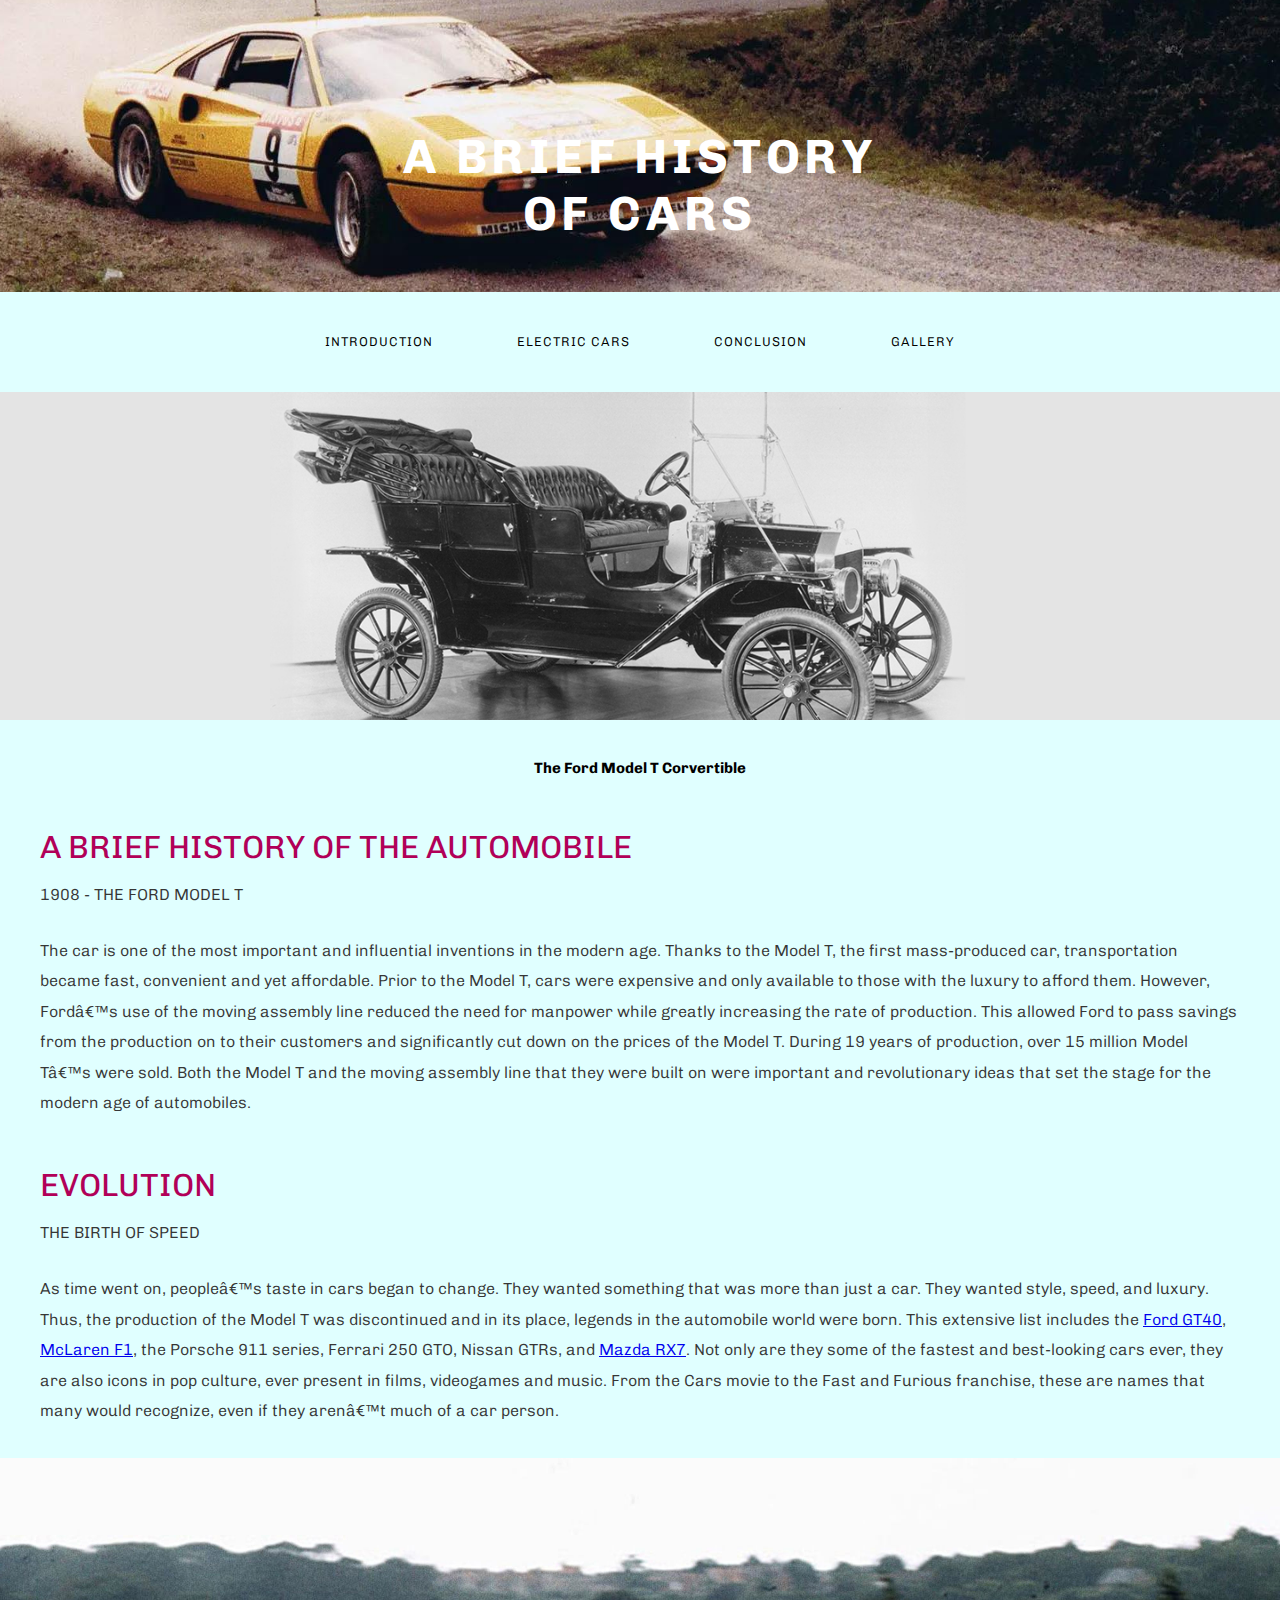
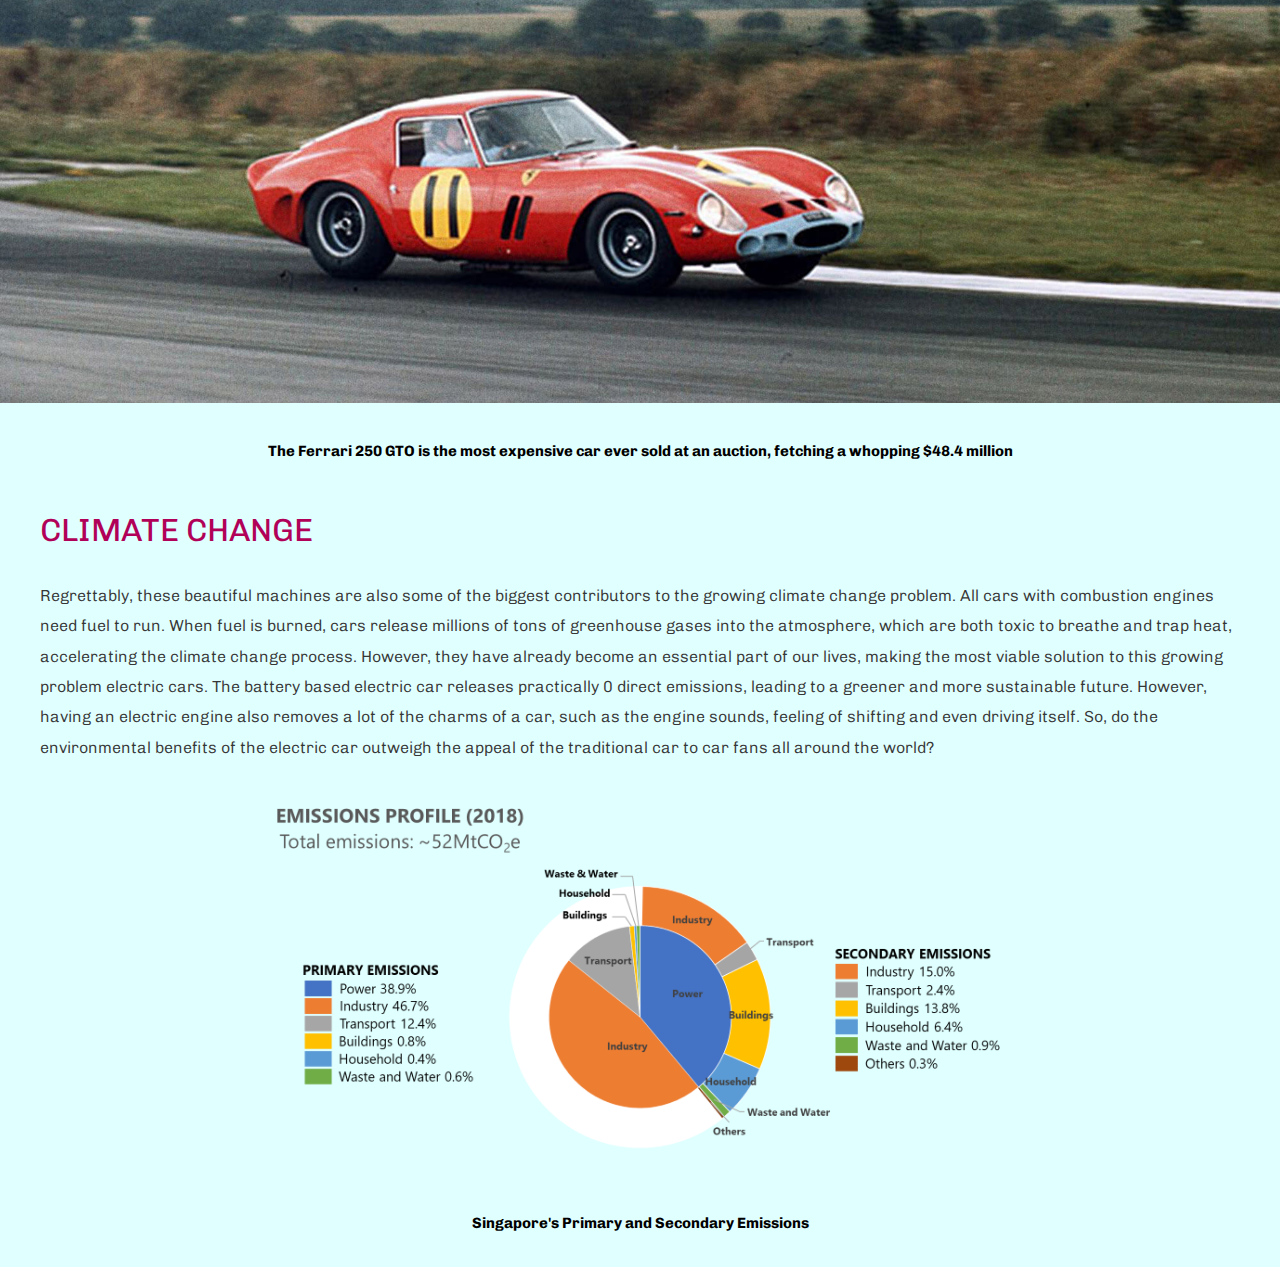
<file: index.html>
<!DOCTYPE html PUBLIC "-//W3C//DTD XHTML 1.0 Strict//EN" "http://www.w3.org/TR/xhtml1/DTD/xhtml1-strict.dtd">
<!--
This is a website about Electric cars and their role in the future
-->
<html xmlns="http://www.w3.org/1999/xhtml">
	<head>
		<meta content="text/html; charset=utf-8" />
		<title>Electric Vehicles - The Future of Transportation?</title>
		<link href="http://fonts.googleapis.com/css?family=Chivo:400,900" rel="stylesheet" />
		<link href="default.css" rel="stylesheet" type="text/css" media="all" />
		<link href="fonts.css" rel="stylesheet" type="text/css" media="all" />
		<link rel="icon" type="image/png" href="favicon-32x32.png" sizes="32x32" />
		
	<!--[if IE 6]>
	<link href="default_ie6.css" rel="stylesheet" type="text/css" />
	<![endif]-->
	</head>
<!--Introduce the website title -->
	<body>
	<div id="wrapper">
		<div id="header-wrapper">
			<div id="header" class="container">
				<div id="logo">
					<!-- First heading/ Title of the webpage-->
					<h1><a href="#">A Brief History of Cars</a></h1>
					<p></p>
				</div>
			</div>
		</div>
		<!-- This is the navigation bar-->
		<div id="menu-wrapper">
			<div id="menu" class="container">
				<ul>
				<!-- Buttons to redirect to another page-->
					<li class="current_page_item"><a href="index.html">Introduction</a></li>
					<li><a href="electricPage.html">Electric Cars</a></li>
					<!-- <li><a href="comparisonPage.html">Comparison</a></li> -->
					<li><a href="conclusionPage.html">Conclusion</a></li>
					<li><a href="gallery.html">Gallery</a></li>

		</div>
		<div class="row">
		  <div class="cars">
			<img src="images/modelt.jpg" alt="models" width="100%" height="100%"/>
			<h6>The Ford Model T Corvertible</h6>
		 </div>
		</div>
		
				<!--Introduction -->
		<div id="page" class="container">
				<!-- Title -->
				<div class="title">
					<h2>A Brief History of the Automobile</h2>
					<br/>
					<!-- Sub-heading -->
					<span>1908 - The Ford Model T</span> 
				</div>	
					<p>
						The car is one of the most important and influential inventions in the modern age. Thanks to the Model T, the first mass-produced car, transportation became fast, convenient and yet affordable. Prior to the Model T, cars were expensive and only available to those with the luxury to afford them. However, Ford’s use of the moving assembly line reduced the need for manpower while greatly increasing the rate of production. This allowed Ford to pass savings from the production on to their customers and significantly cut down on the prices of the Model T. During 19 years of production, over 15 million Model T’s were sold. Both the Model T and the moving assembly line that they were built on were important and revolutionary ideas that set the stage for the modern age of automobiles. 

				

					</p>


		</div>
		<!-- Evolution -->
		<div id="page" class="container">
				<!-- Title -->
				<div class="title">
					<h2>Evolution</h2>
					<br/>
					<!-- Sub-heading -->
					<span>The birth of speed</span> 
				</div>	
					<p>
						As time went on, people’s taste in cars began to change. They wanted something that was more than just a car. They wanted style, speed, and luxury. Thus, the production of the Model T was discontinued and in its place, legends in the automobile world were born. This extensive list includes the <a href="gt40.html">Ford GT40</a>, <a href="f1.html">McLaren F1</a>, the Porsche 911 series, Ferrari 250 GTO, Nissan GTRs, and <a href="rx7.html">Mazda RX7</a>. Not only are they some of the fastest and best-looking cars ever, they are also icons in pop culture, ever present in films, videogames and music. From the Cars movie to the Fast and Furious franchise, these are names that many would recognize, even if they aren’t much of a car person. 

				
					</p>
		</div>
		<div class="row">
		  <div class=cars">
			<img src="images/250gto.jpg" alt="250gto" width="100%" height="100%"/>
			<h6>The Ferrari 250 GTO is the most expensive car ever sold at an auction, fetching a whopping $48.4 million</h6>
		 </div>
		</div>

		</div>
		<!-- Climate Change -->
		<div id="page" class="container">
				<!-- Title -->
				<div class="title">
					<h2>Climate Change</h2>
				</div>	
					<p>
						Regrettably, these beautiful machines are also some of the biggest contributors to the growing climate change problem. All cars with combustion engines need fuel to run. When fuel is burned, cars release millions of tons of greenhouse gases into the atmosphere, which are both toxic to breathe and trap heat, accelerating the climate change process. However, they have already become an essential part of our lives, making the most viable solution to this growing problem electric cars. The battery based electric car releases practically 0 direct emissions, leading to a greener and more sustainable future. However, having an electric engine also removes a lot of the charms of a car, such as the engine sounds, feeling of shifting and even driving itself. So, do the environmental benefits of the electric car outweigh the appeal of the traditional car to car fans all around the world? 

				
					</p>
		</div>
		<div class="row">
		  <div class="cars">
			<img src="images/emissions.png" alt="emissions" class="center"/>
			<h6>Singapore's Primary and Secondary Emissions</h6>
		 </div>
		</div>



		</div>
		
	</body>
</html>
</file>
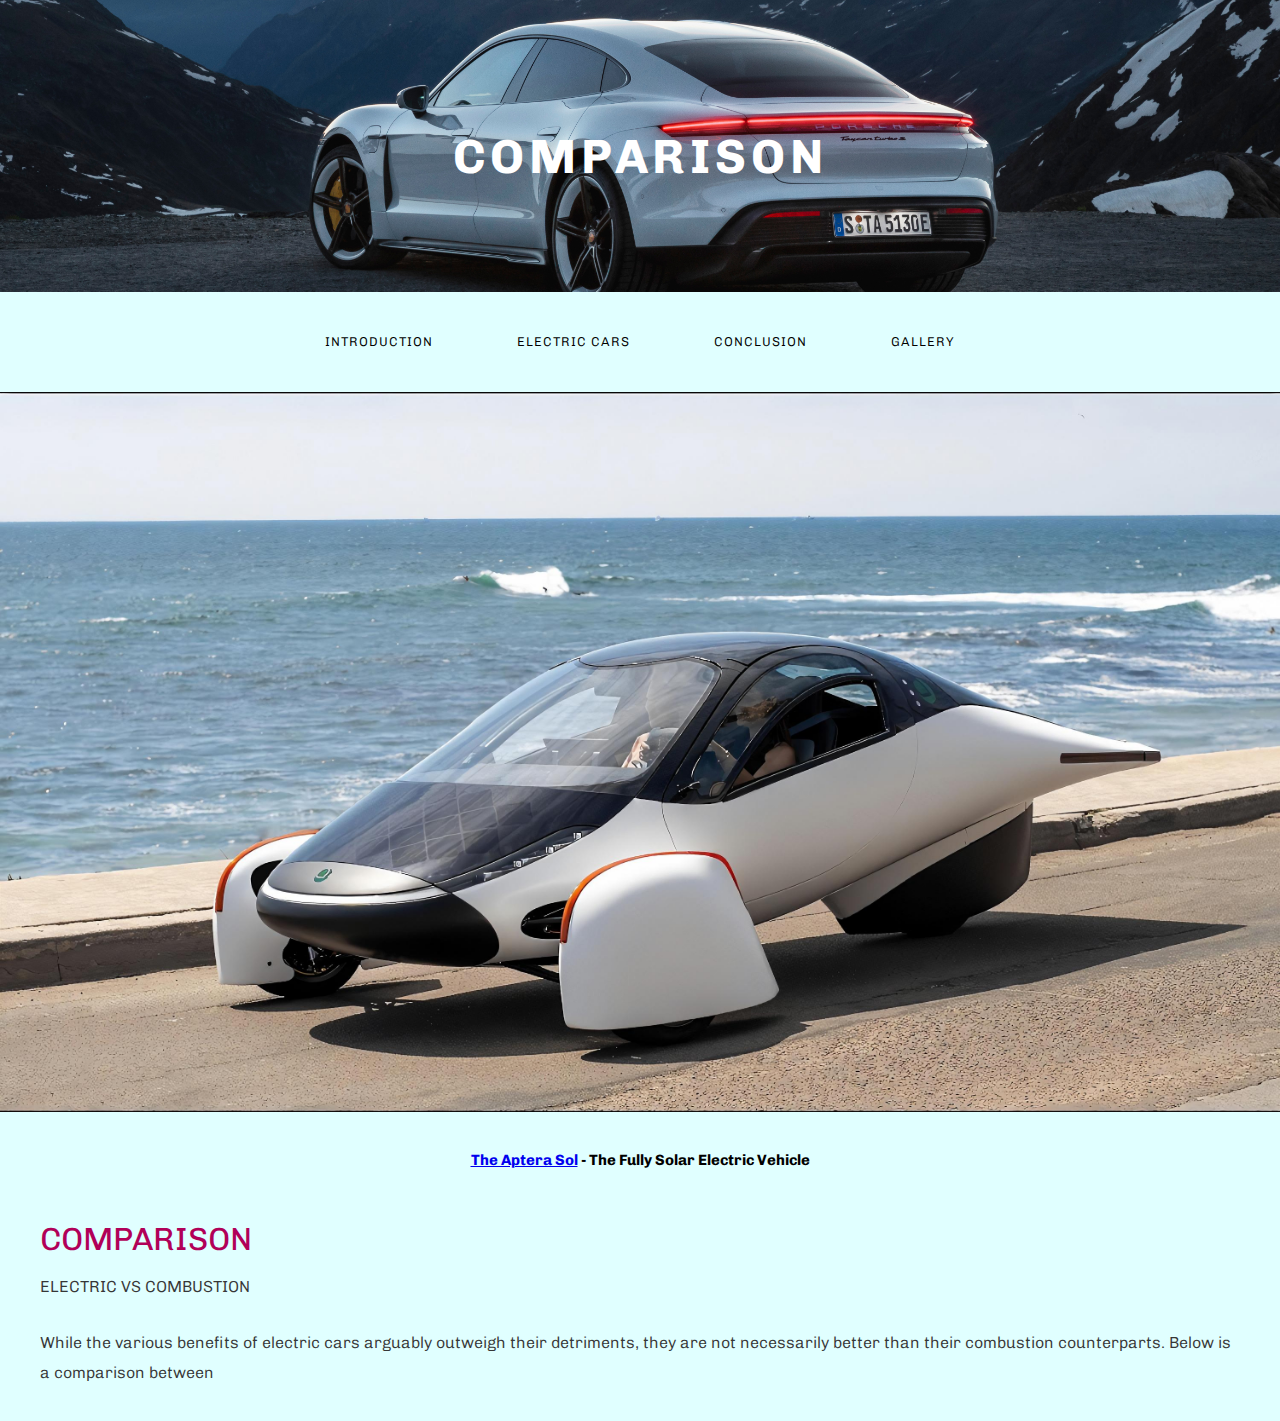
<file: comparisonPage.html>
<!DOCTYPE html PUBLIC "-//W3C//DTD XHTML 1.0 Strict//EN" "http://www.w3.org/TR/xhtml1/DTD/xhtml1-strict.dtd">
<!--
This is a website about Electric cars and their role in the future
-->
<html xmlns="http://www.w3.org/1999/xhtml">
	<head>
		<meta content="text/html; charset=utf-8" />
		<title>Electric Vehicles - The Future of Transportation?</title>
		<link href="http://fonts.googleapis.com/css?family=Chivo:400,900" rel="stylesheet" />
		<link href="comparisonPage.css" rel="stylesheet" type="text/css" media="all" />
		<link href="fonts.css" rel="stylesheet" type="text/css" media="all" />
		<link rel="icon" type="image/png" href="favicon-32x32.png" sizes="32x32" />
		
	<!--[if IE 6]>
	<link href="default_ie6.css" rel="stylesheet" type="text/css" />
	<![endif]-->
	</head>
<!--Introduce the website title -->
	<body>
	<div id="wrapper">
		<div id="header-wrapper">
			<div id="header" class="container">
				<div id="logo">
					<!-- First heading/ Title of the webpage-->
					<h1><a href="#">Comparison</a></h1>
					<p></p>
				</div>
			</div>
		</div>
		<!-- This is the navigation bar-->
		<div id="menu-wrapper">
			<div id="menu" class="container">
				<ul>
				<!-- Buttons to redirect to another page-->
					<li class="current_page_item"><a href="index.html">Introduction</a></li>
					<li><a href="electricPage.html">Electric Cars</a></li>
					<!-- <li><a href="comparisonPage.html">Comparison</a></li> -->
					<li><a href="conclusionPage.html">Conclusion</a></li>
					<li><a href="gallery.html">Gallery</a></li>

		</div>
		<div class="row">
		  <div class="cars">
			<img src="images/electriccars.jpg" alt="electricians" width="100%" height="100%"/>
			<h6><a href="https://www.aptera.us" target="_blank">The Aptera Sol<a> - The Fully Solar Electric Vehicle</h6>
		 </div>
		</div>
		
				<!--Introduction -->
		<div id="page" class="container">
				<!-- Title -->
				<div class="title">
					<h2>Comparison</h2>
					<br/>
					<!-- Sub-heading -->
					<span>Electric vs Combustion</span> 
				</div>	
					<p>
						While the various benefits of electric cars arguably outweigh their detriments, they are not necessarily better than their combustion counterparts. Below is a comparison between 
				

					</p>


		
		
	</body>
</html>
</file>
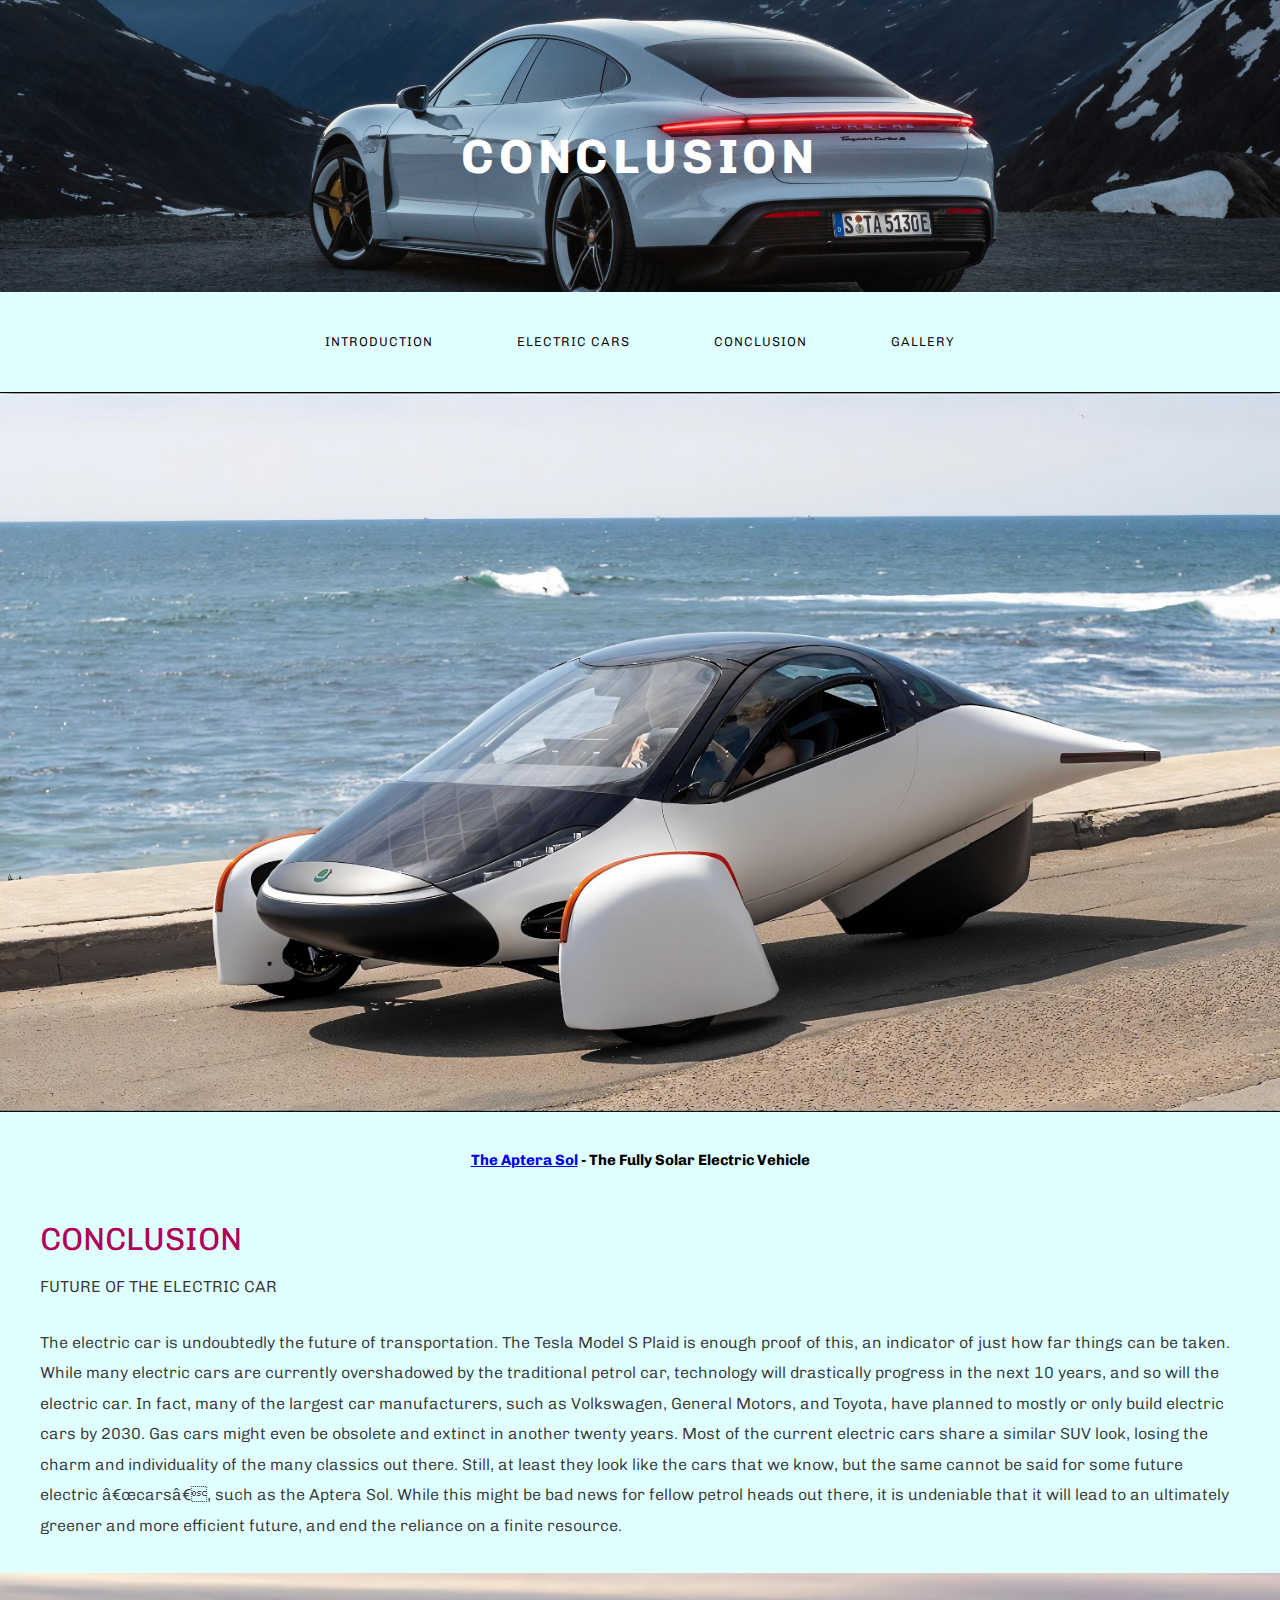
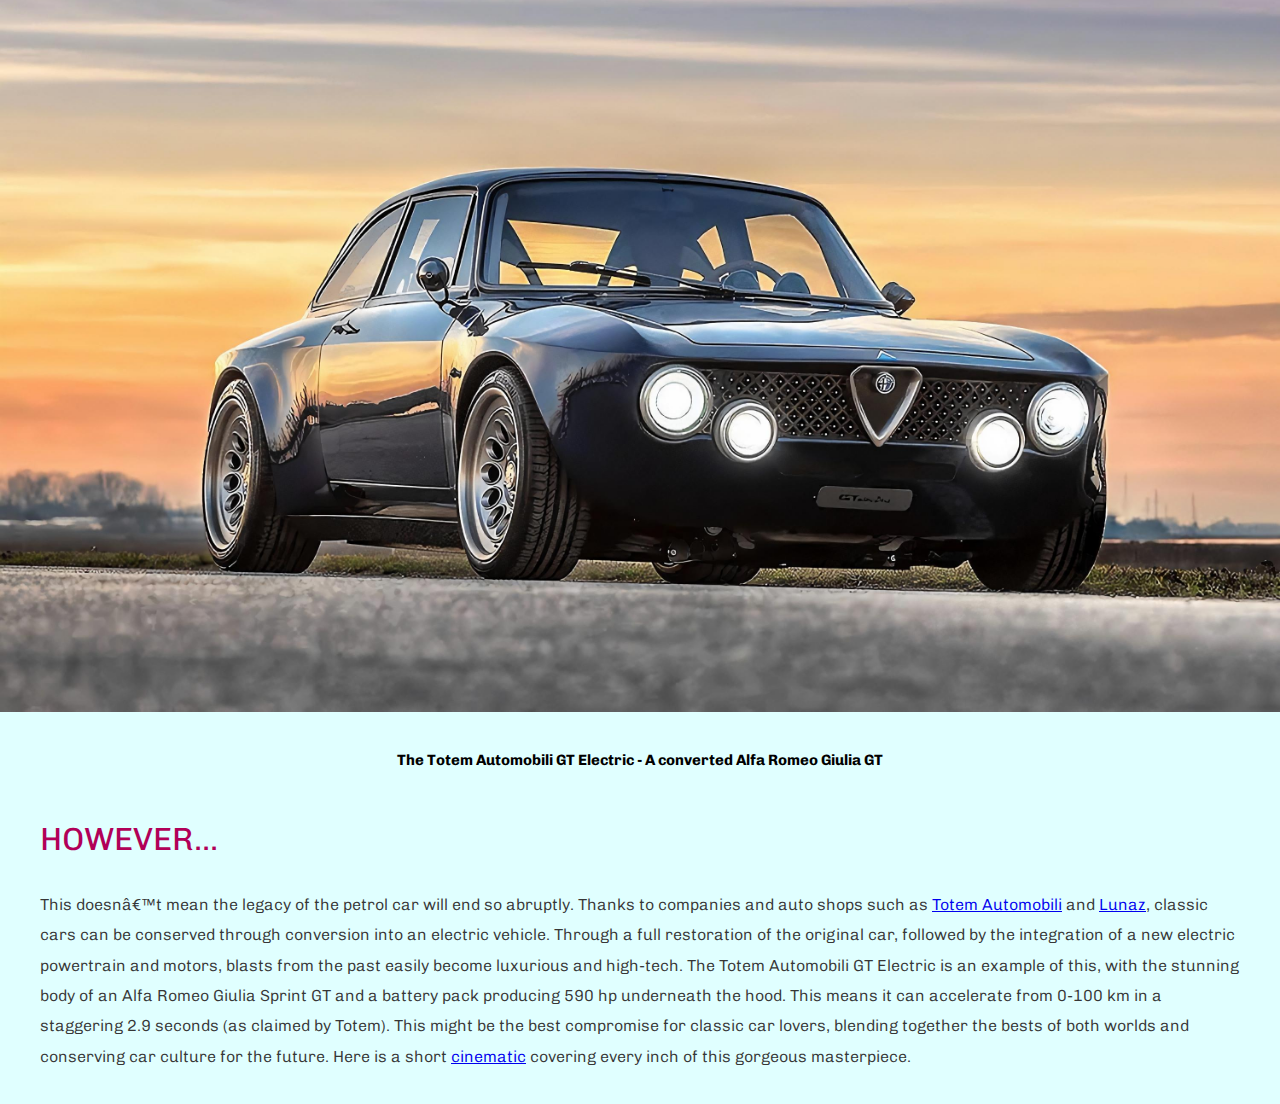
<file: conclusionPage.html>
<!DOCTYPE html PUBLIC "-//W3C//DTD XHTML 1.0 Strict//EN" "http://www.w3.org/TR/xhtml1/DTD/xhtml1-strict.dtd">
<!--
This is a website about Electric cars and their role in the future
-->
<html xmlns="http://www.w3.org/1999/xhtml">
	<head>
		<meta content="text/html; charset=utf-8" />
		<title>Electric Vehicles - The Future of Transportation?</title>
		<link href="http://fonts.googleapis.com/css?family=Chivo:400,900" rel="stylesheet" />
		<link href="conclusionPage.css" rel="stylesheet" type="text/css" media="all" />
		<link href="fonts.css" rel="stylesheet" type="text/css" media="all" />
		<link rel="icon" type="image/png" href="favicon-32x32.png" sizes="32x32" />
		
	<!--[if IE 6]>
	<link href="default_ie6.css" rel="stylesheet" type="text/css" />
	<![endif]-->
	</head>
<!--Introduce the website title -->
	<body>
	<div id="wrapper">
		<div id="header-wrapper">
			<div id="header" class="container">
				<div id="logo">
					<!-- First heading/ Title of the webpage-->
					<h1><a href="#">Conclusion</a></h1>
					<p></p>
				</div>
			</div>
		</div>
		<!-- This is the navigation bar-->
		<div id="menu-wrapper">
			<div id="menu" class="container">
				<ul>
				<!-- Buttons to redirect to another page-->
					<li class="current_page_item"><a href="index.html">Introduction</a></li>
					<li><a href="electricPage.html">Electric Cars</a></li>
					<!-- <li><a href="comparisonPage.html">Comparison</a></li> -->
					<li><a href="conclusionPage.html">Conclusion</a></li>
					<li><a href="gallery.html">Gallery</a></li>

		</div>
		<div class="row">
		  <div class="cars">
			<img src="images/electriccars.jpg" alt="electricians" width="100%" height="100%"/>
			<h6><a href="https://www.aptera.us" target="_blank">The Aptera Sol<a> - The Fully Solar Electric Vehicle</h6>
		 </div>
		</div>
		
				<!--Introduction -->
		<div id="page" class="container">
				<!-- Title -->
				<div class="title">
					<h2>Conclusion</h2>
					<br/>
					<!-- Sub-heading -->
					<span>Future of the Electric Car</span> 
				</div>	
					<p>
						The electric car is undoubtedly the future of transportation. The Tesla Model S Plaid is enough proof of this, an indicator of just how far things can be taken. While many electric cars are currently overshadowed by the traditional petrol car, technology will drastically progress in the next 10 years, and so will the electric car. In fact, many of the largest car manufacturers, such as Volkswagen, General Motors, and Toyota, have planned to mostly or only build electric cars by 2030. Gas cars might even be obsolete and extinct in another twenty years. Most of the current electric cars share a similar SUV look, losing the charm and individuality of the many classics out there. Still, at least they look like the cars that we know, but the same cannot be said for some future electric “cars”, such as the Aptera Sol. While this might be bad news for fellow petrol heads out there, it is undeniable that it will lead to an ultimately greener and more efficient future, and end the reliance on a finite resource. 
				

					</p>

		</div>
		<div class="row">
		  <div class="cars">
			<img src="images/giulia.jpg" alt="giulia" width="100%" height="100%"/>
			<h6>The Totem Automobili GT Electric - A converted Alfa Romeo Giulia GT</h6>
		 </div>
		</div>


		<div id="page" class="container">
				<!-- Title -->
				<div class="title">
					<h2>However...</h2>

				</div>	
					<p>
						This doesn’t mean the legacy of the petrol car will end so abruptly. Thanks to companies and auto shops such as <a href="https://www.totemautomobili.com" target="_blank">Totem Automobili</a> and <a href="https://lunaz.design" target="_blank">Lunaz</a>, classic cars can be conserved through conversion into an electric vehicle. Through a full restoration of the original car, followed by the integration of a new electric powertrain and motors, blasts from the past easily become luxurious and high-tech. The Totem Automobili GT Electric is an example of this, with the stunning body of an Alfa Romeo Giulia Sprint GT and a battery pack producing 590 hp underneath the hood. This means it can accelerate from 0-100 km in a staggering 2.9 seconds (as claimed by Totem). This might be the best compromise for classic car lovers, blending together the bests of both worlds and conserving car culture for the future. Here is a short <a href="https://www.youtube.com/watch?v=vmHd1A6eOXk" target="_blank">cinematic</a> covering every inch of this gorgeous masterpiece.

				

					</p>
		
		
	</body>
</html>
</file>
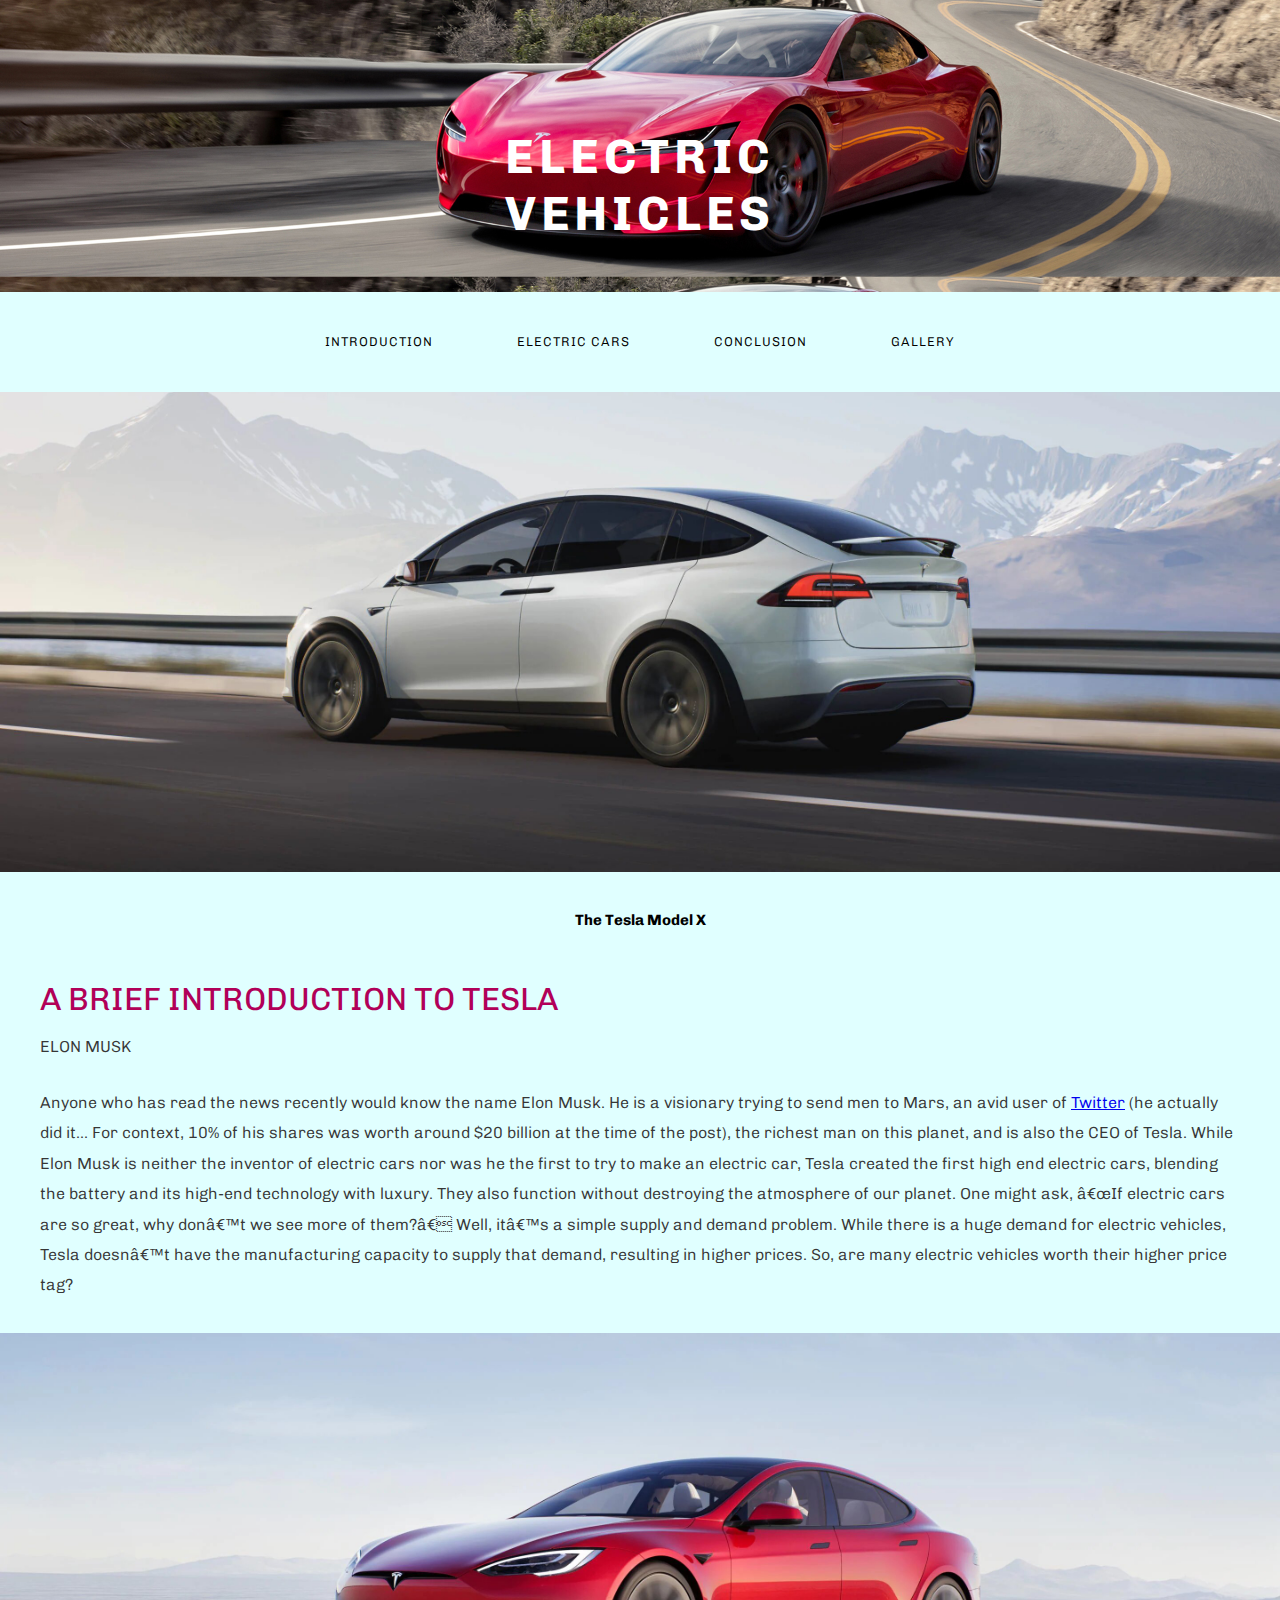
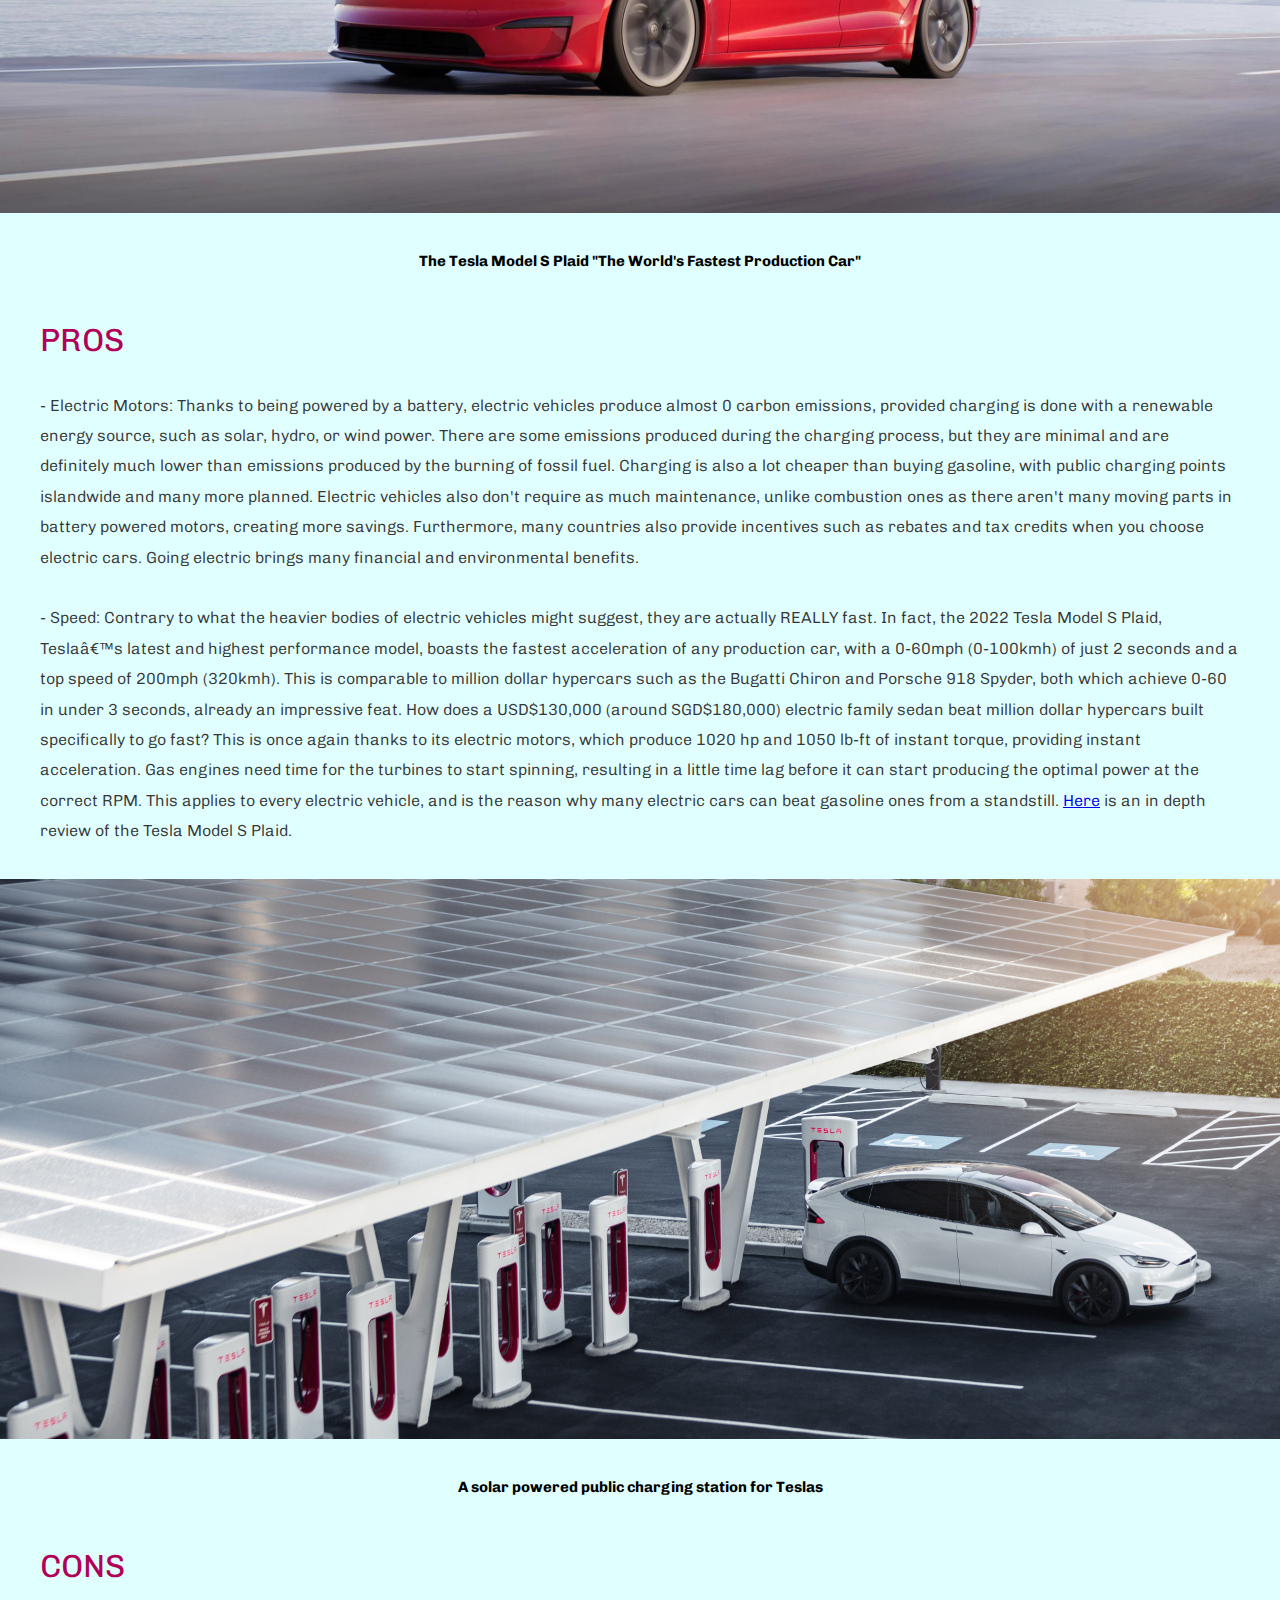
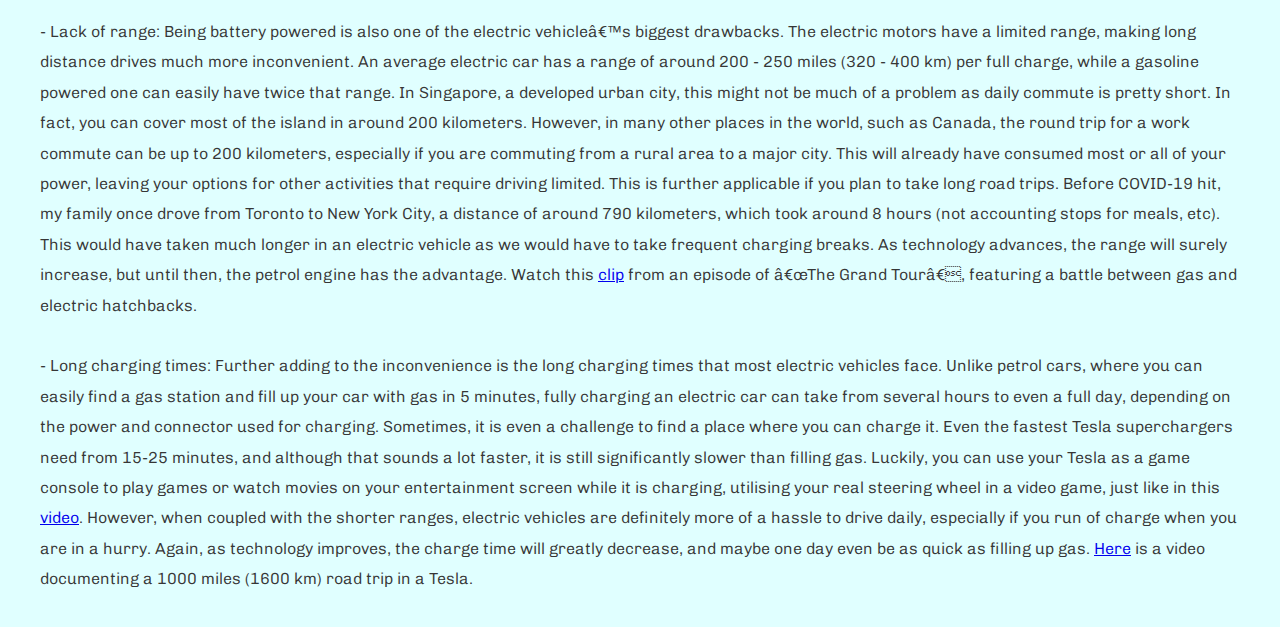
<file: electricPage.html>
<!DOCTYPE html PUBLIC "-//W3C//DTD XHTML 1.0 Strict//EN" "http://www.w3.org/TR/xhtml1/DTD/xhtml1-strict.dtd">
<!--
This is a website about Electric cars and their role in the future
-->
<html xmlns="http://www.w3.org/1999/xhtml">
	<head>
		<meta content="text/html; charset=utf-8" />
		<title>Electric Vehicles - The Future of Transportation?</title>
		<link href="http://fonts.googleapis.com/css?family=Chivo:400,900" rel="stylesheet" />
		<link href="electric.css" rel="stylesheet" type="text/css" media="all" />
		<link href="fonts.css" rel="stylesheet" type="text/css" media="all" />
		<link rel="icon" type="image/png" href="favicon-32x32.png" sizes="32x32" />
		
	<!--[if IE 6]>
	<link href="default_ie6.css" rel="stylesheet" type="text/css" />
	<![endif]-->
	</head>
<!--Introduce the website title -->
	<body>
	<div id="wrapper">
		<div id="header-wrapper">
			<div id="header" class="container">
				<div id="logo">
					<!-- First heading/ Title of the webpage-->
					<h1><a href="#">Electric Vehicles</a></h1>
					<p></p>
				</div>
			</div>
		</div>
		<!-- This is the navigation bar-->
		<div id="menu-wrapper">
			<div id="menu" class="container">
				<ul>
				<!-- Buttons to redirect to another page-->
					<li class="current_page_item"><a href="index.html">Introduction</a></li>
					<li><a href="electricPage.html">Electric Cars</a></li>
					<!-- <li><a href="comparisonPage.html">Comparison</a></li> -->
					<li><a href="conclusionPage.html">Conclusion</a></li>
					<li><a href="gallery.html">Gallery</a></li>

		</div>
		<div class="row">
		  <div class=cars">
			<img src="images/modelx.jpg" alt="modelx" width="100%" height="100%"/>
			<h6>The Tesla Model X</h6>
		 </div>
		</div>
		
				<!--Introduction -->
		<div id="page" class="container">
				<!-- Title -->
				<div class="title">
					<h2>A Brief Introduction to Tesla</h2>
					<br/>
					<!-- Sub-heading -->
					<span>Elon Musk</span> 
				</div>	
					<p>
						Anyone who has read the news recently would know the name Elon Musk. He is a visionary trying to send men to Mars, an avid user of <a href="twitter.html">Twitter</a> (he actually did it... For context, 10% of his shares was worth around $20 billion at the time of the post), the richest man on this planet, and is also the CEO of Tesla. While Elon Musk is neither the inventor of electric cars nor was he the first to try to make an electric car, Tesla created the first high end electric cars, blending the battery and its high-end technology with luxury. They also function without destroying the atmosphere of our planet. One might ask, “If electric cars are so great, why don’t we see more of them?” Well, it’s a simple supply and demand problem. While there is a huge demand for electric vehicles, Tesla doesn’t have the manufacturing capacity to supply that demand, resulting in higher prices. So, are many electric vehicles worth their higher price tag?

					</p>

		</div>
		<div class="row">
		  <div class=cars">
			<img src="images/models.jpg" alt="models" width="100%" height="100%"/>
			<h6>The Tesla Model S Plaid "The World's Fastest Production Car"</h6>
		 </div>
		</div>
		
				<!--Pros -->
		<div id="page" class="container">
				<!-- Title -->
				<div class="title">
					<h2>Pros</h2>
				</div>	
					<p>
				-  Electric Motors: Thanks to being powered by a battery, electric vehicles produce almost 0 carbon emissions, provided charging is done with a renewable energy source, such as solar, hydro, or wind power. There are some emissions produced during the charging process, but they are minimal and are definitely much lower than emissions produced by the burning of fossil fuel. Charging is also a lot cheaper than buying gasoline, with public charging points islandwide and many more planned. Electric vehicles also don't require as much maintenance, unlike combustion ones as there aren't many moving parts in battery powered motors, creating more savings. Furthermore, many countries also provide incentives such as rebates and tax credits when you choose electric cars. Going electric brings many financial and environmental benefits. 
<br> 
<br>
				-  Speed: Contrary to what the heavier bodies of electric vehicles might suggest, they are actually REALLY fast. In fact, the 2022 Tesla Model S Plaid, Tesla’s latest and highest performance model, boasts the fastest acceleration of any production car, with a 0-60mph (0-100kmh) of just 2 seconds and a top speed of 200mph (320kmh). This is comparable to million dollar hypercars such as the Bugatti Chiron and Porsche 918 Spyder, both which achieve 0-60 in under 3 seconds, already an impressive feat. How does a USD$130,000 (around SGD$180,000) electric family sedan beat million dollar hypercars built specifically to go fast? This is once again thanks to its electric motors, which produce 1020 hp and 1050 lb-ft of instant torque, providing instant acceleration. Gas engines need time for the turbines to start spinning, resulting in a little time lag before it can start producing the optimal power at the correct RPM. This applies to every electric vehicle, and is the reason why many electric cars can beat gasoline ones from a standstill. <a href="https://youtu.be/qen0ZlZM0ZA" target="_blank">Here</a> is an in depth review of the Tesla Model S Plaid. 

 
  
					</p>
		</div>
		<div class="row">
		  <div class=cars">
			<img src="images/charging.jpg" alt="models" width="100%" height="100%"/>
			<h6>A solar powered public charging station for Teslas</h6>
		 </div>
		</div>
		
				<!--Cons -->
		<div id="page" class="container">
				<!-- Title -->
				<div class="title">
					<h2>Cons</h2>
				</div>	
					<p>
				-  Lack of range: Being battery powered is also one of the electric vehicle’s biggest drawbacks. The electric motors have a limited range, making long distance drives much more inconvenient. An average electric car has a range of around 200 - 250 miles (320 - 400 km) per full charge, while a gasoline powered one can easily have twice that range. In Singapore, a developed urban city, this might not be much of a problem as daily commute is pretty short. In fact, you can cover most of the island in around 200 kilometers. However, in many other places in the world, such as Canada, the round trip for a work commute can be up to 200 kilometers, especially if you are commuting from a rural area to a major city. This will already have consumed most or all of your power, leaving your options for other activities that require driving limited. This is further applicable if you plan to take long road trips. Before COVID-19 hit, my family once drove from Toronto to New York City, a distance of around 790 kilometers, which took around 8 hours (not accounting stops for meals, etc). This would have taken much longer in an electric vehicle as we would have to take frequent charging breaks. As technology advances, the range will surely increase, but until then, the petrol engine has the advantage. Watch this <a href="https://www.youtube.com/watch?v=2mGBOIMvv_M" target="_blank">clip</a> from an episode of “The Grand Tour”, featuring a battle between gas and electric hatchbacks. 

<br> 
<br>
				- Long charging times: Further adding to the inconvenience is the long charging times that most electric vehicles face. Unlike petrol cars, where you can easily find a gas station and fill up your car with gas in 5 minutes, fully charging an electric car can take from several hours to even a full day, depending on the power and connector used for charging. Sometimes, it is even a challenge to find a place where you can charge it. Even the fastest Tesla superchargers need from 15-25 minutes, and although that sounds a lot faster, it is still significantly slower than filling gas. Luckily, you can use your Tesla as a game console to play games or watch movies on your entertainment screen while it is charging, utilising your real steering wheel in a video game, just like in this <a href="https://www.youtube.com/watch?v=-SoZKXlsJG8" target="_blank">video</a>. However, when coupled with the shorter ranges, electric vehicles are definitely more of a hassle to drive daily, especially if you run of charge when you are in a hurry. Again, as technology improves, the charge time will greatly decrease, and maybe one day even be as quick as filling up gas. <a href="https://www.youtube.com/watch?v=SAoFCW2INHQ" target="_blank">Here</a> is a video documenting a 1000 miles (1600 km) road trip in a Tesla. 

 
  
					</p>
		
	</body>
</html>
</file>
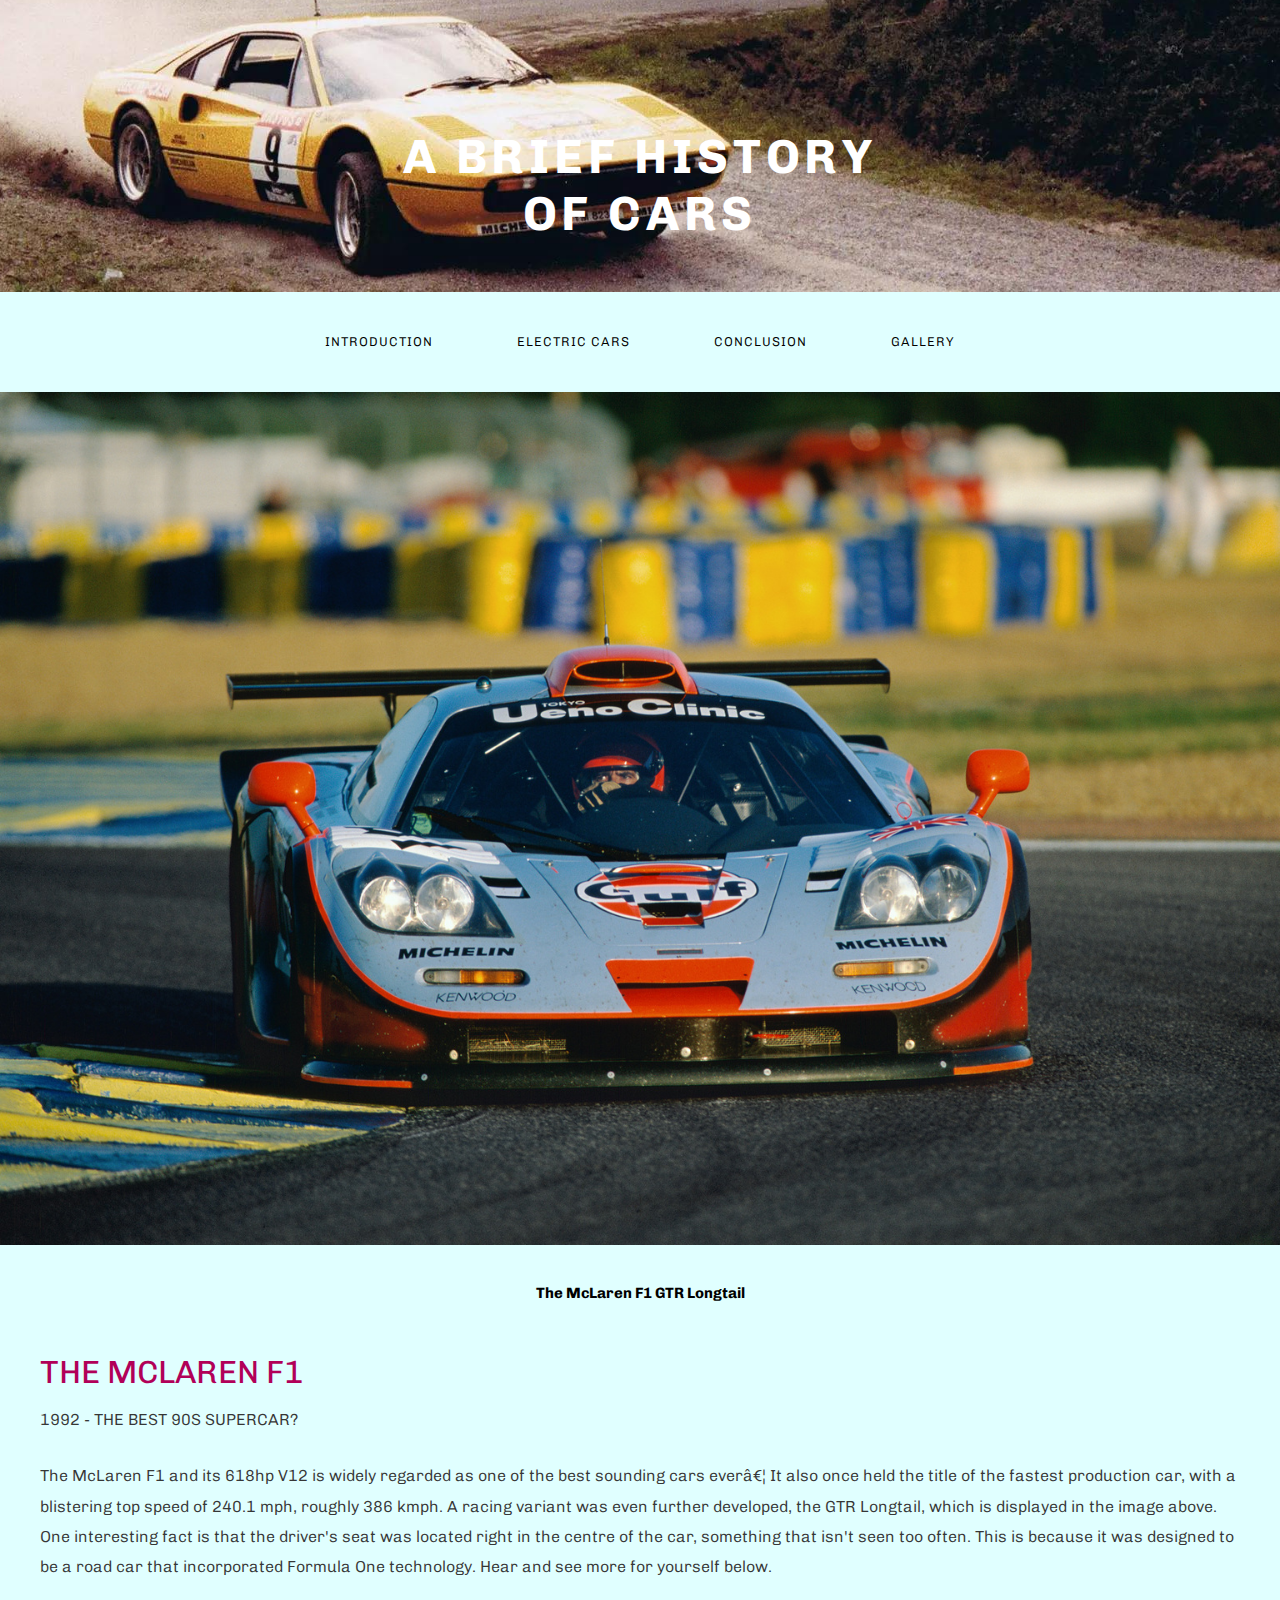
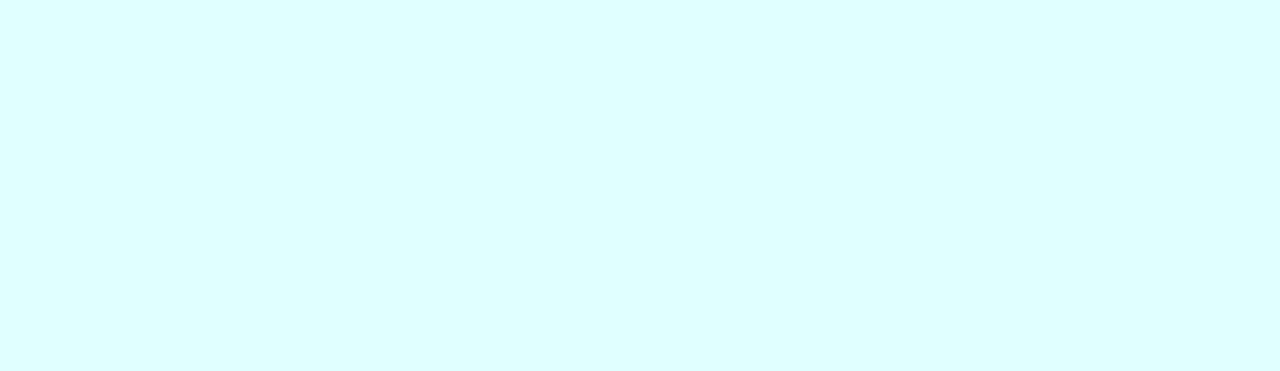
<file: f1.html>
<!DOCTYPE html PUBLIC "-//W3C//DTD XHTML 1.0 Strict//EN" "http://www.w3.org/TR/xhtml1/DTD/xhtml1-strict.dtd">
<!--
This is a website about Electric cars and their role in the future
-->
<html xmlns="http://www.w3.org/1999/xhtml">
	<head>
		<meta content="text/html; charset=utf-8" />
		<title>Electric Vehicles - The Future of Transportation?</title>
		<link href="http://fonts.googleapis.com/css?family=Chivo:400,900" rel="stylesheet" />
		<link href="default.css" rel="stylesheet" type="text/css" media="all" />
		<link href="fonts.css" rel="stylesheet" type="text/css" media="all" />
		<link rel="icon" type="image/png" href="favicon-32x32.png" sizes="32x32" />
		
	<!--[if IE 6]>
	<link href="default_ie6.css" rel="stylesheet" type="text/css" />
	<![endif]-->
	</head>
<!--Introduce the website title -->
	<body>
	<div id="wrapper">
		<div id="header-wrapper">
			<div id="header" class="container">
				<div id="logo">
					<!-- First heading/ Title of the webpage-->
					<h1><a href="#">A Brief History of Cars</a></h1>
					<p></p>
				</div>
			</div>
		</div>
		<!-- This is the navigation bar-->
		<div id="menu-wrapper">
			<div id="menu" class="container">
				<ul>
				<!-- Buttons to redirect to another page-->
					<li class="current_page_item"><a href="index.html">Introduction</a></li>
					<li><a href="electricPage.html">Electric Cars</a></li>

					<li><a href="conclusionPage.html">Conclusion</a></li>
					<li><a href="gallery.html">Gallery</a></li>

		</div>
		<div class="row">
		  <div class=cars">
			<img src="images/f1.jpg" alt="f1" width="100%" height="100%"/>
			<h6>The McLaren F1 GTR Longtail</h6>
		 </div>
		</div>
		
				<!--Introduction -->
		<div id="page" class="container">
				<!-- Title -->
				<div class="title">
					<h2>The McLaren F1</h2>
					<br/>
					<!-- Sub-heading -->
					<span>1992 - The Best 90s Supercar?</span> 
				</div>	
					<p>
						The McLaren F1 and its 618hp V12 is widely regarded as one of the best sounding cars ever… It also once held the title of the fastest production car, with a blistering top speed of 240.1 mph, roughly 386 kmph. A racing variant was even further developed, the GTR Longtail, which is displayed in the image above. One interesting fact is that the driver's seat was located right in the centre of the car, something that isn't seen too often. This is because it was designed to be a road car that incorporated Formula One technology. Hear and see more for yourself below.
				
<br>
<br>

<iframe width="560" height="315" src="https://www.youtube.com/embed/rb03dK0nBf0" title="YouTube video player" frameborder="0" allow="accelerometer; autoplay; clipboard-write; encrypted-media; gyroscope; picture-in-picture" allowfullscreen></iframe>
					</p>
		</div>
		
	</body>
</html>
</file>
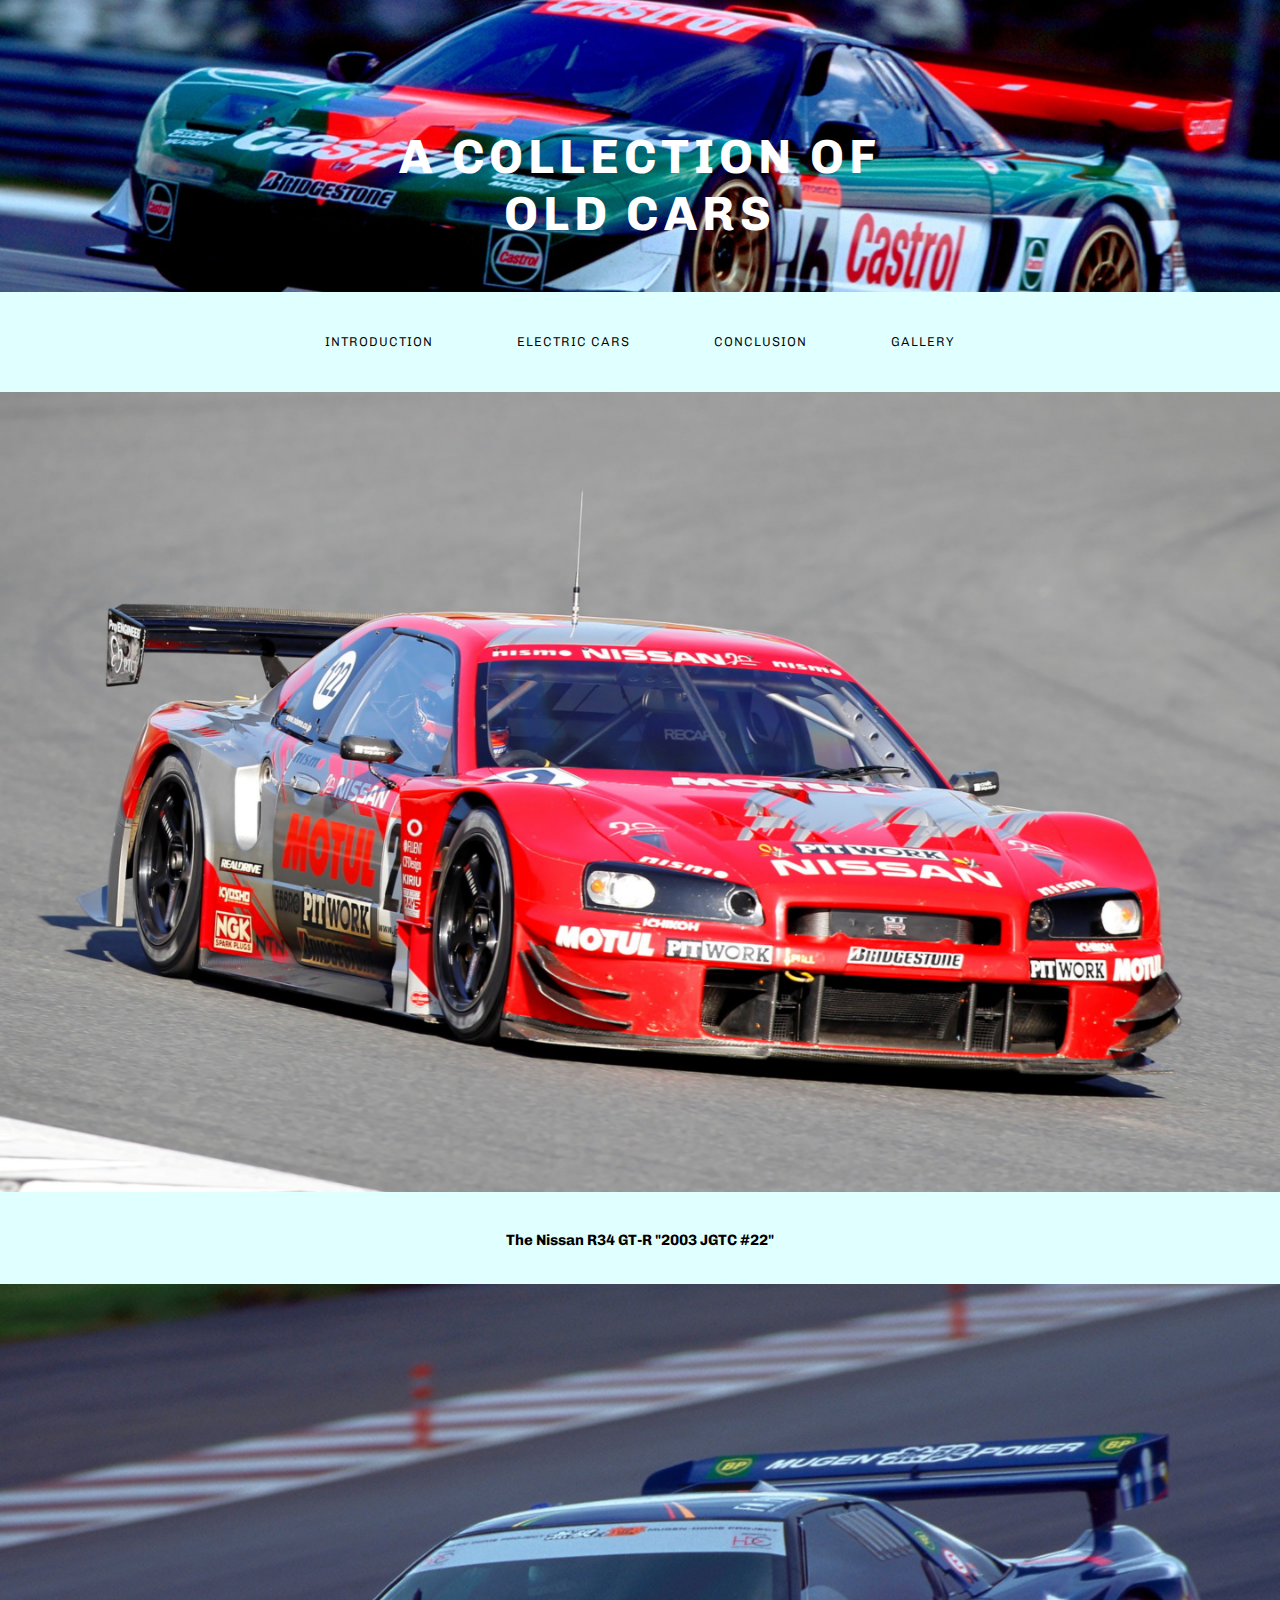
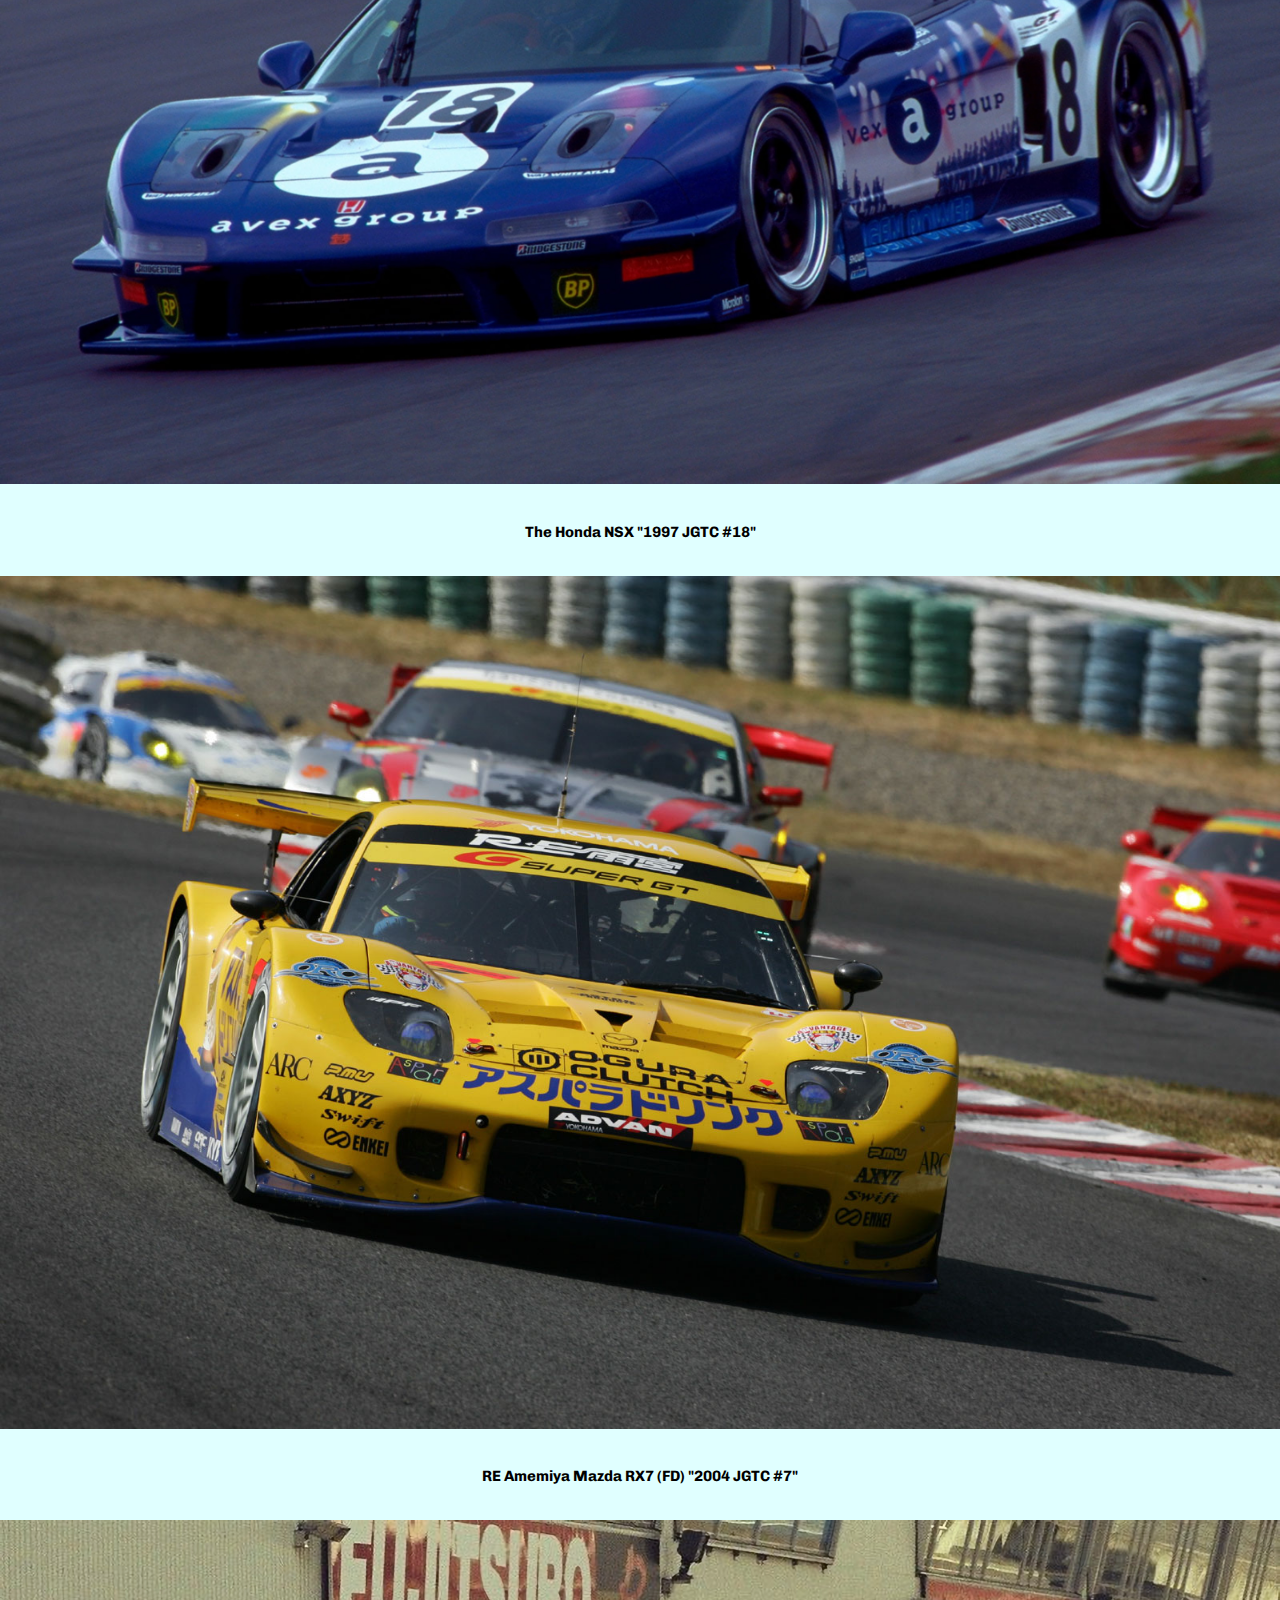
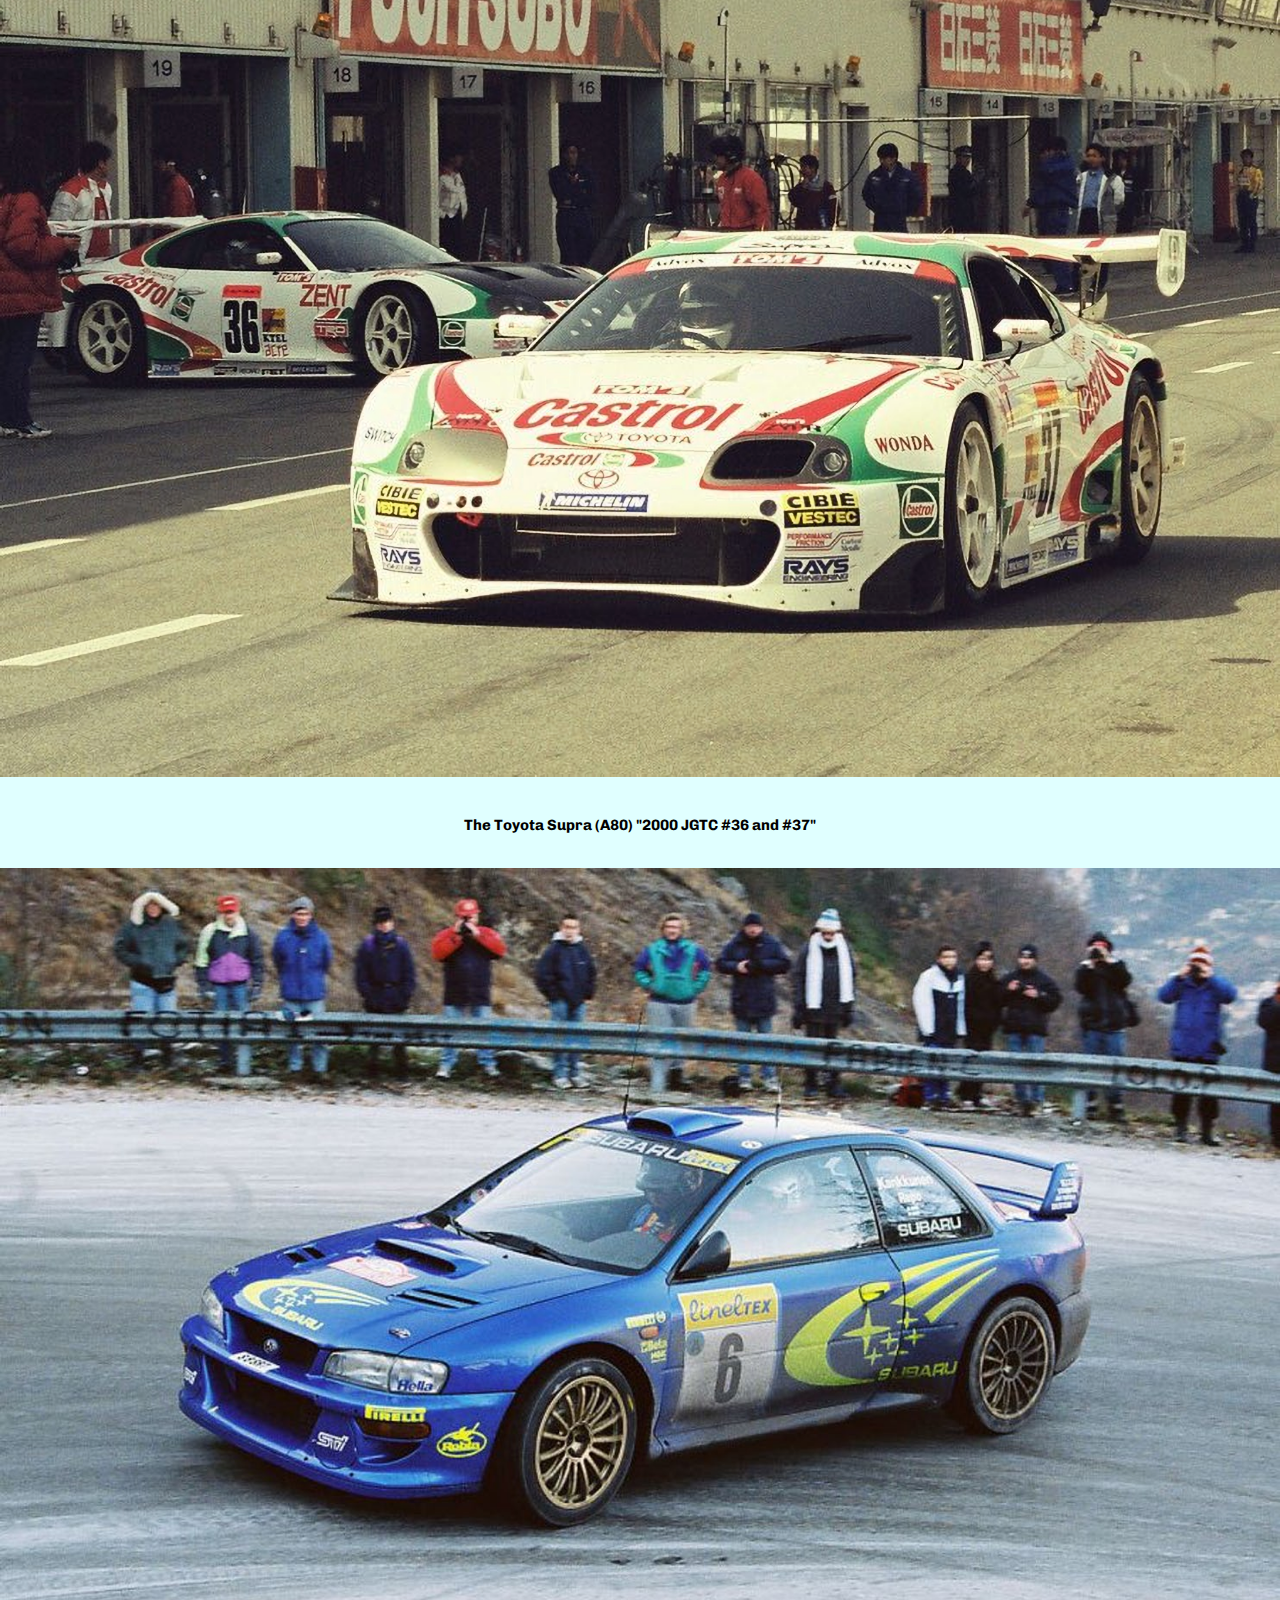
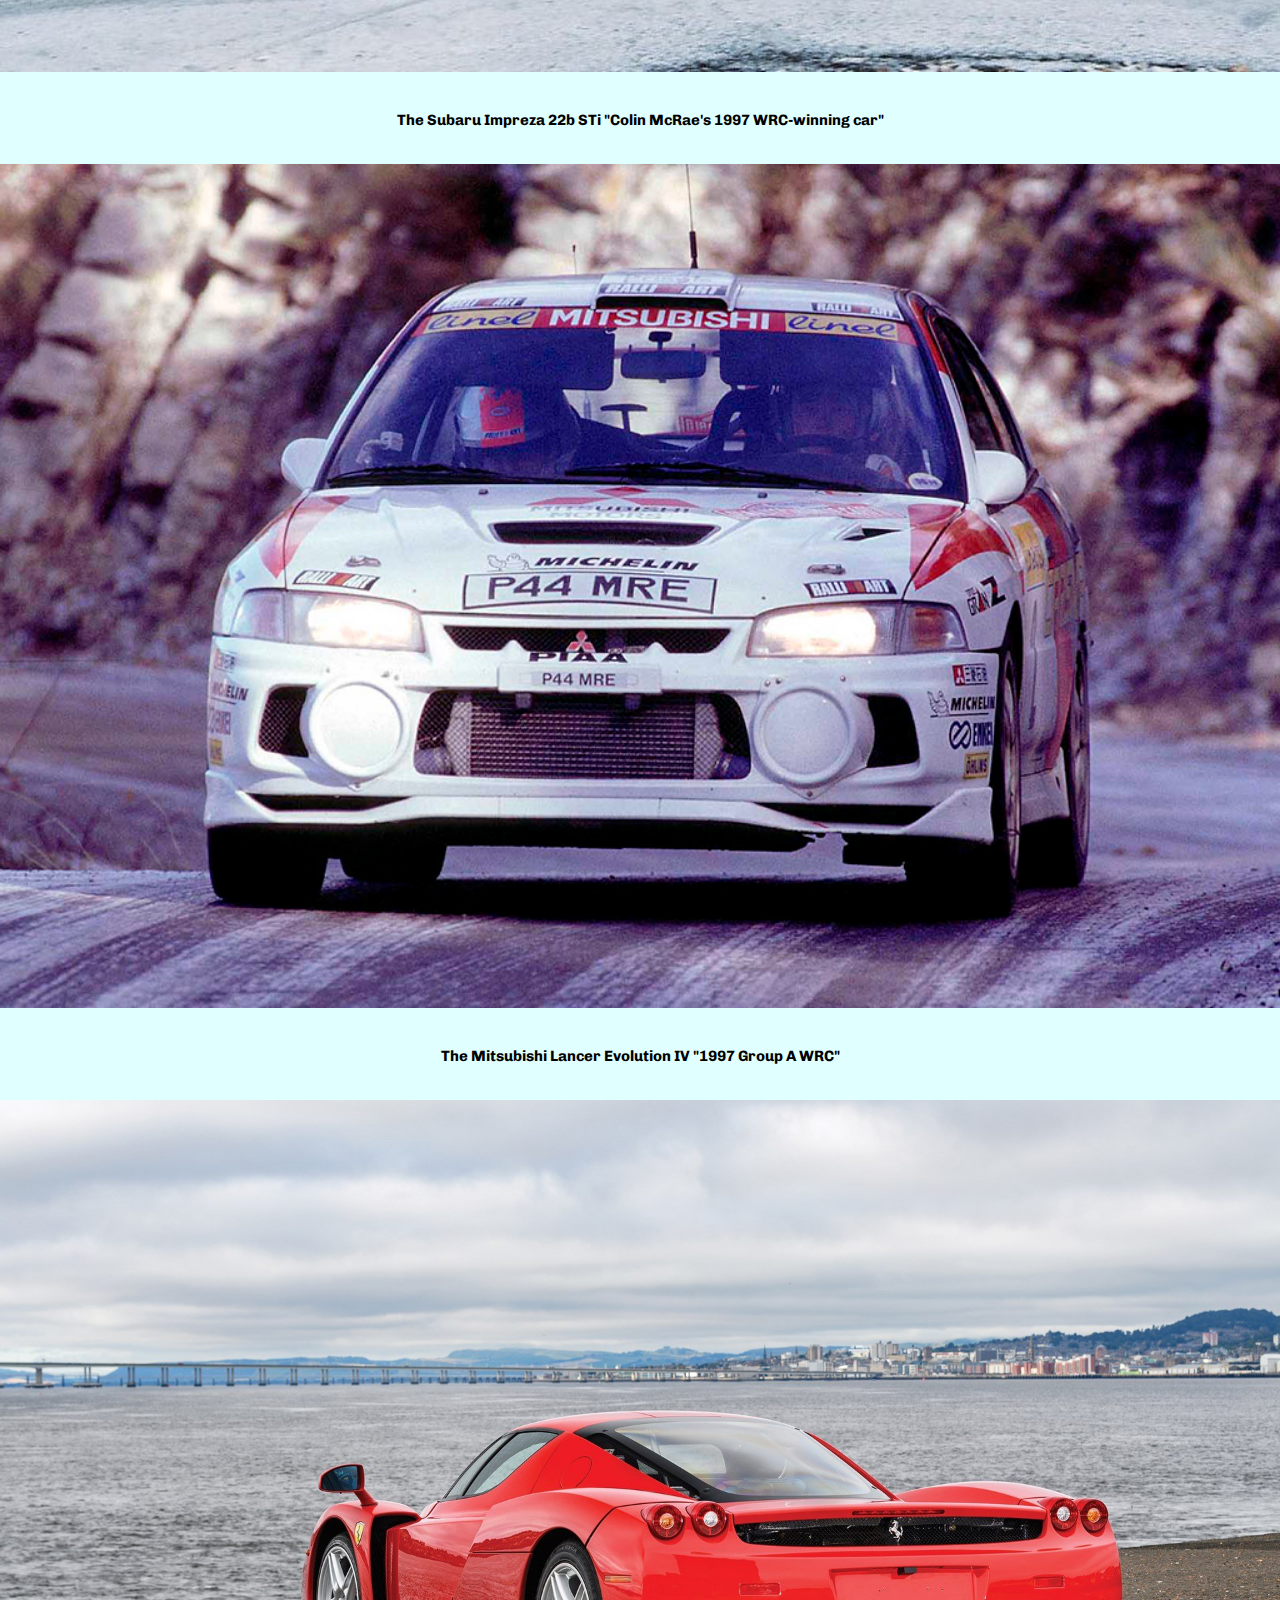
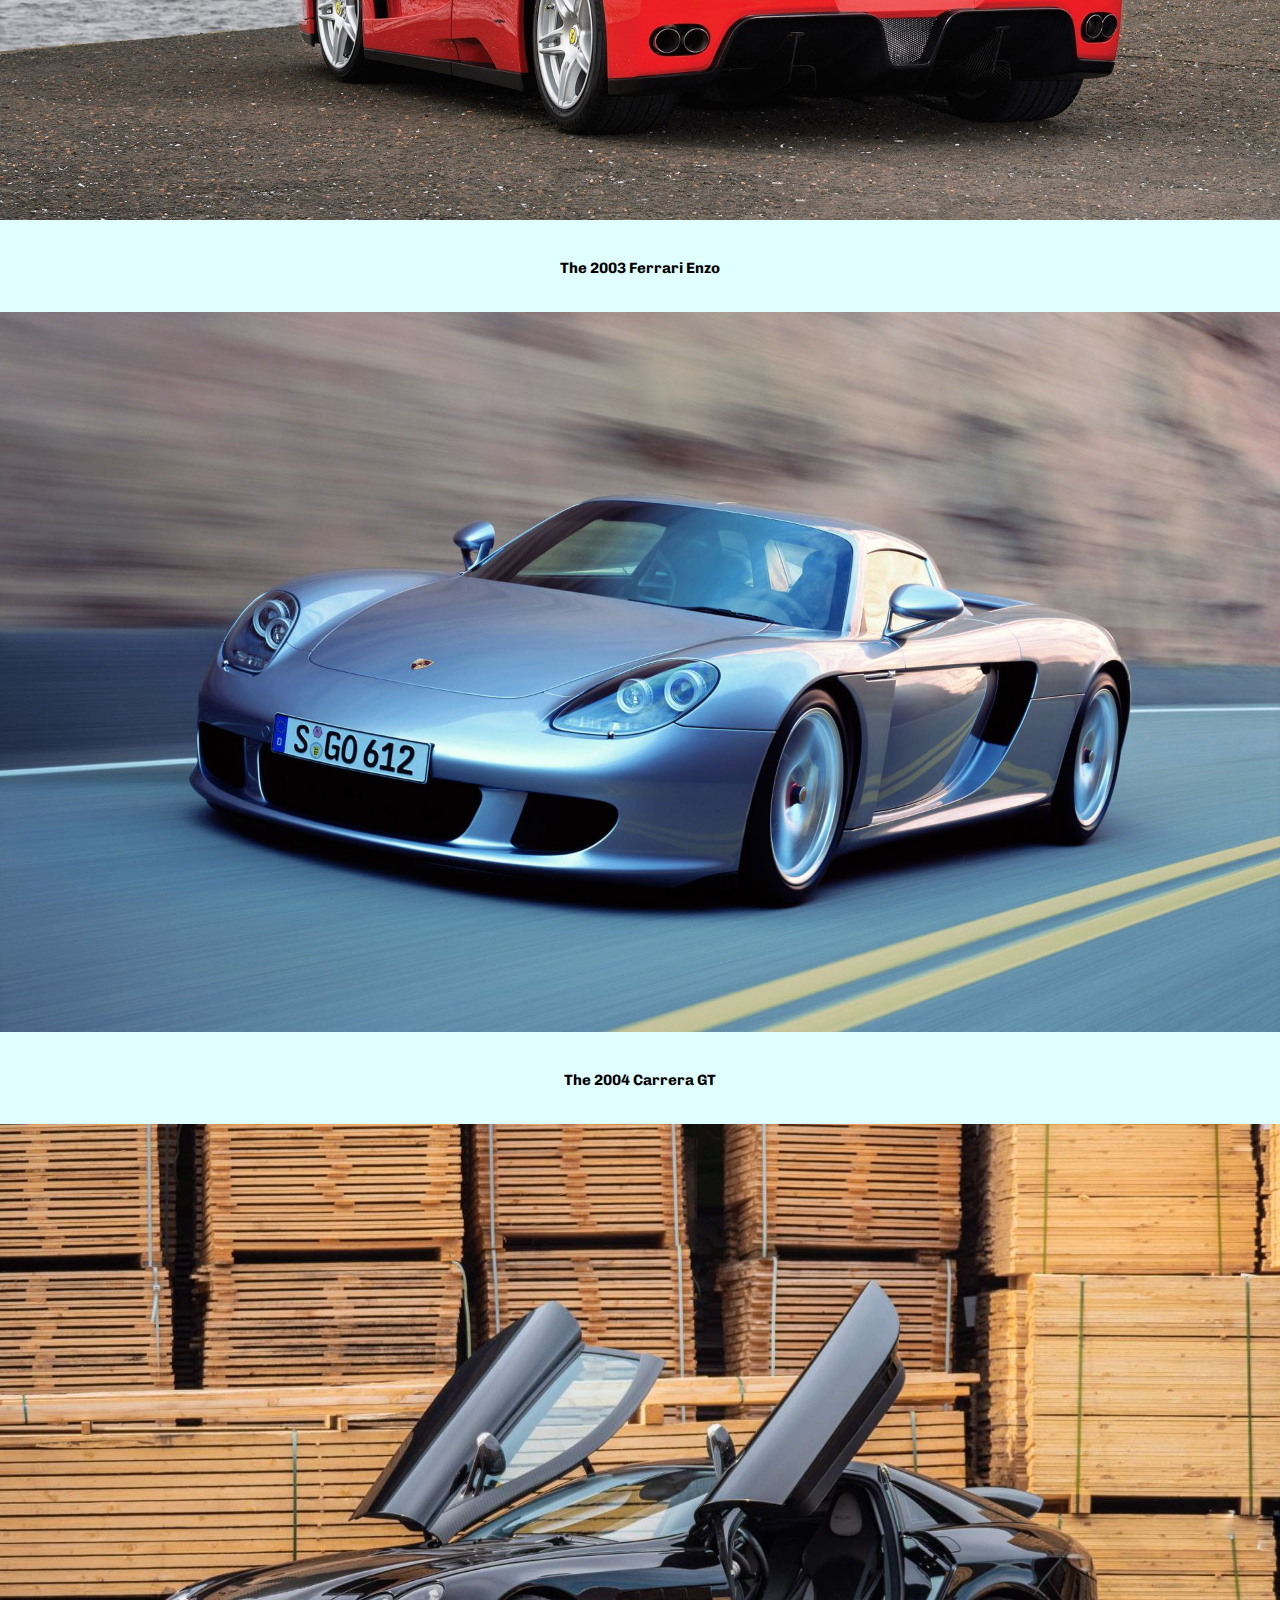
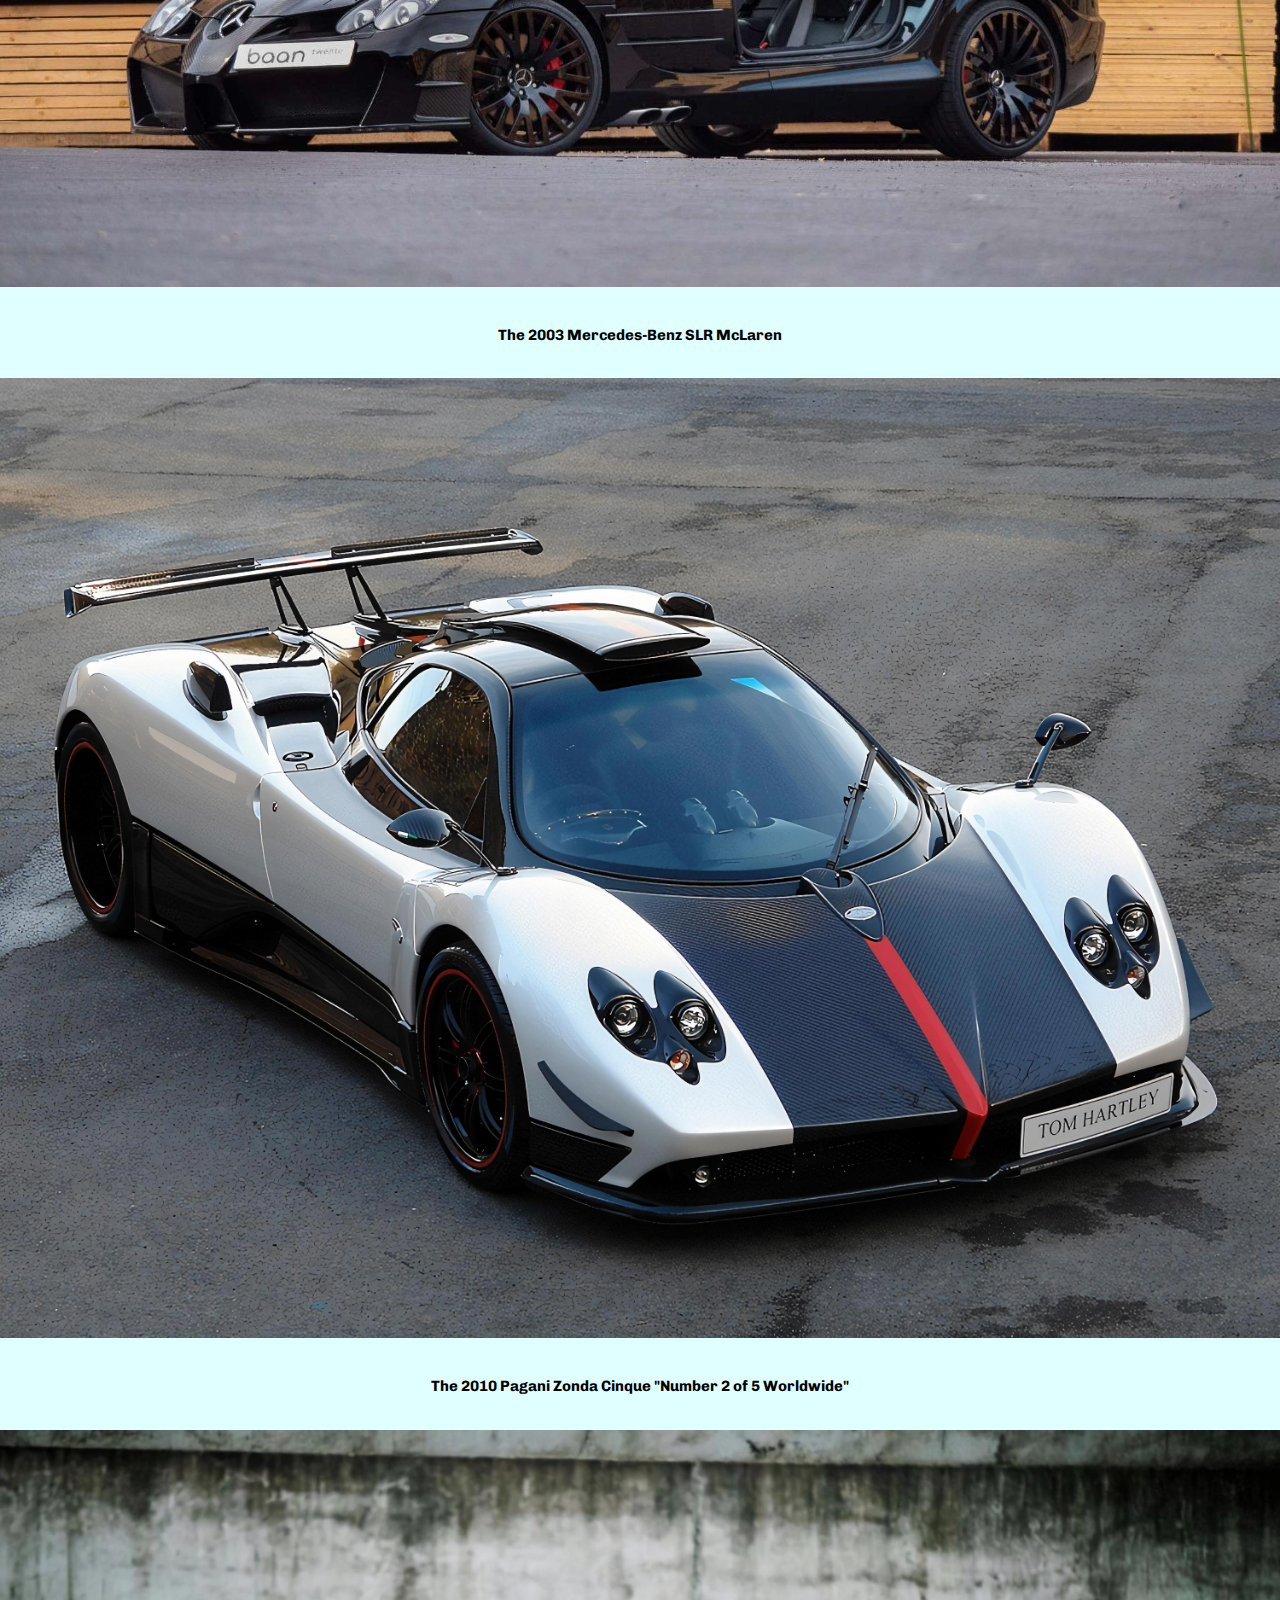
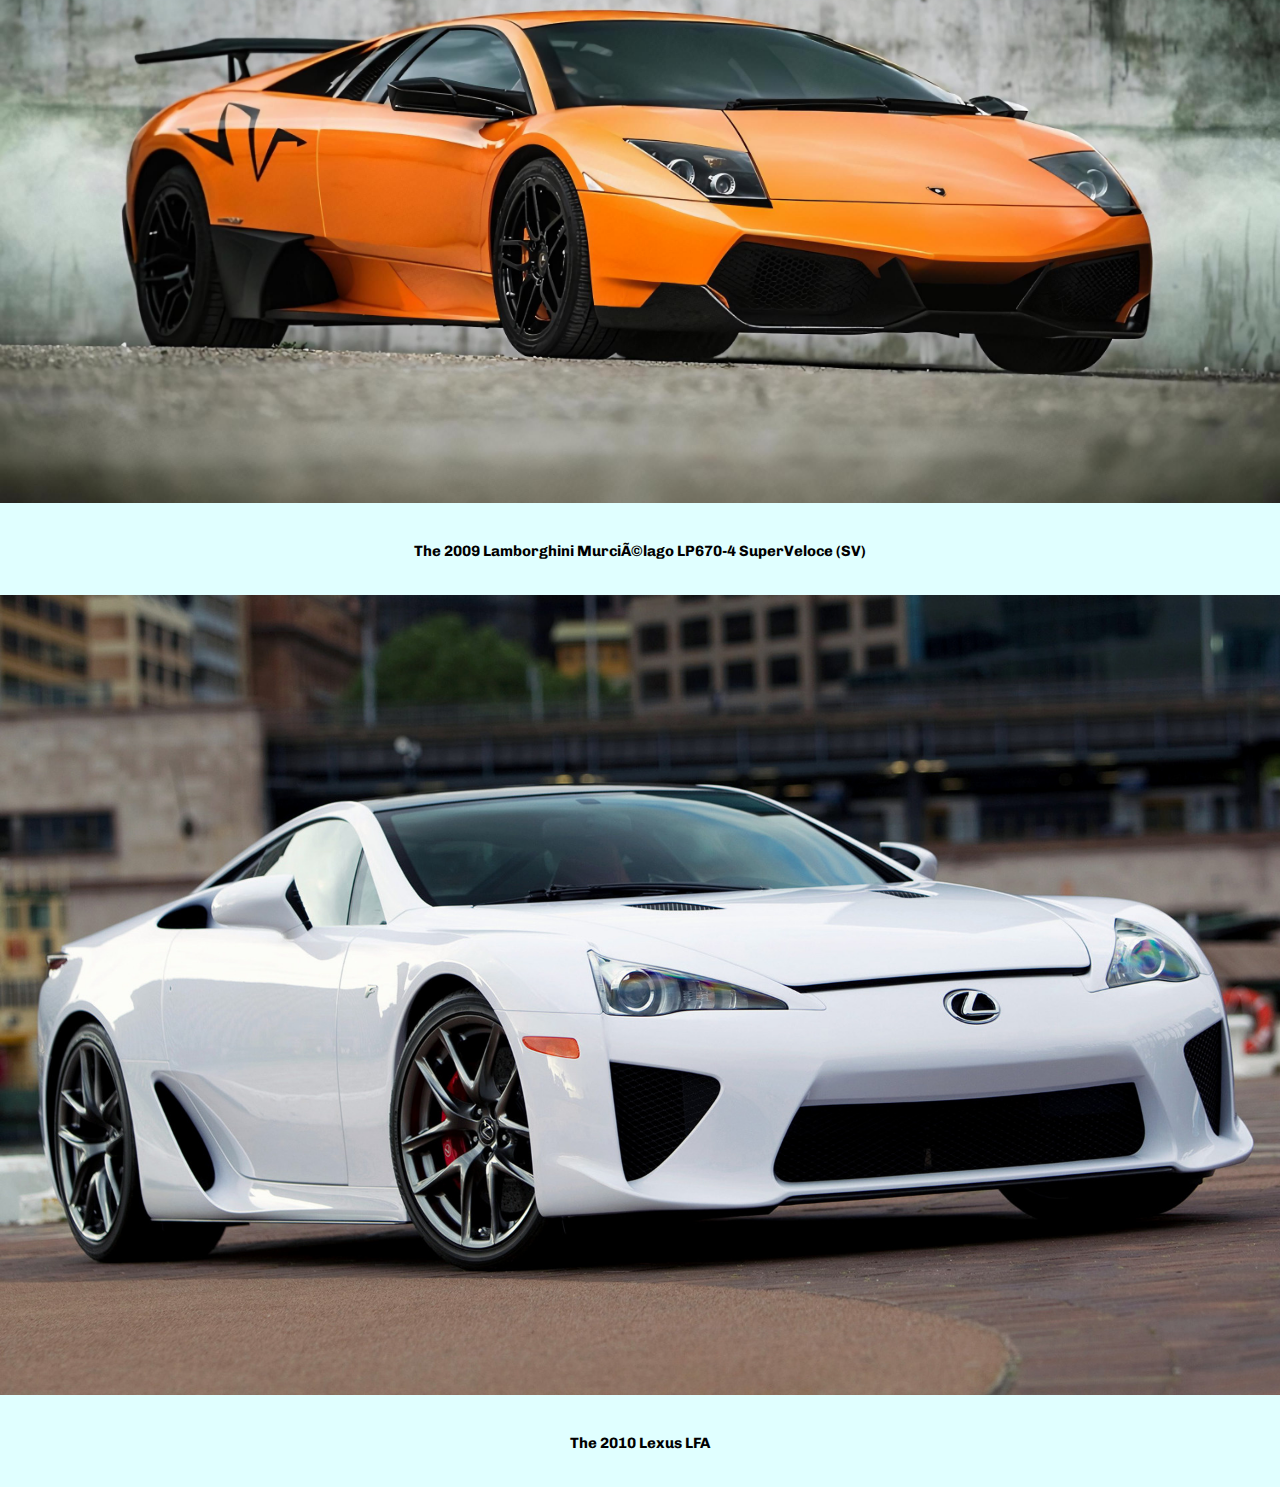
<file: gallery.html>
<!DOCTYPE html PUBLIC "-//W3C//DTD XHTML 1.0 Strict//EN" "http://www.w3.org/TR/xhtml1/DTD/xhtml1-strict.dtd">
<!--
This is a website about Electric cars and their role in the future
-->
<html xmlns="http://www.w3.org/1999/xhtml">
	<head>
		<meta content="text/html; charset=utf-8" />
		<title>Electric Vehicles - The Future of Transportation?</title>
		<link href="http://fonts.googleapis.com/css?family=Chivo:400,900" rel="stylesheet" />
		<link href="gallery.css" rel="stylesheet" type="text/css" media="all" />
		<link href="fonts.css" rel="stylesheet" type="text/css" media="all" />
		<link rel="icon" type="image/png" href="favicon-32x32.png" sizes="32x32" />
		
	<!--[if IE 6]>
	<link href="default_ie6.css" rel="stylesheet" type="text/css" />
	<![endif]-->
	</head>
<!--Introduce the website title -->
	<body>
	<div id="wrapper">
		<div id="header-wrapper">
			<div id="header" class="container">
				<div id="logo">
					<!-- First heading/ Title of the webpage-->
					<h1><a href="#">A Collection of Old Cars</a></h1>
					<p></p>
				</div>
			</div>
		</div>
		<!-- This is the navigation bar-->
		<div id="menu-wrapper">
			<div id="menu" class="container">
				<ul>
				<!-- Buttons to redirect to another page-->
					<li class="current_page_item"><a href="index.html">Introduction</a></li>
					<li><a href="electricPage.html">Electric Cars</a></li>
					<!-- <li><a href="comparisonPage.html">Comparison</a></li> -->	
					<li><a href="conclusionPage.html">Conclusion</a></li>
					<li><a href="gallery.html">Gallery</a></li>

		</div>
		<div class="row">
		  <div class=cars">
			<img src="galleryimages/jgtcr34.jpg" alt="r34" width="100%" height="100%"/>
			<h6>The Nissan R34 GT-R "2003 JGTC #22"</h6>
		 </div>
		</div>

		</div>
		<div class="row">
		  <div class=cars">
			<img src="galleryimages/jgtcnsex.jpg" alt="nsx" width="100%" height="100%"/>
			<h6>The Honda NSX "1997 JGTC #18"</h6>
		 </div>
		</div>


		</div>
		<div class="row">
		  <div class=cars">
			<img src="galleryimages/jgtcfd.jpg" alt="fd3s" width="100%" height="100%"/>
			<h6>RE Amemiya Mazda RX7 (FD) "2004 JGTC #7"</h6>
		 </div>
		</div>

		</div>
		<div class="row">
		  <div class=cars">
			<img src="galleryimages/jgtcsupra.png" alt="supra" width="100%" height="100%"/>
			<h6>The Toyota Supra (A80) "2000 JGTC #36 and #37"</h6>
		 </div>
		</div>

		</div>
		<div class="row">
		  <div class=cars">
			<img src="galleryimages/wrc9722b.jpg" alt="22b" width="100%" height="100%"/>
			<h6>The Subaru Impreza 22b STi "Colin McRae's 1997 WRC-winning car"</h6>
		 </div>
		</div>

		</div>
		<div class="row">
		  <div class=cars">
			<img src="galleryimages/lancevowrc.jpg" alt="lance evo" width="100%" height="100%"/>
			<h6>The Mitsubishi Lancer Evolution IV "1997 Group A WRC"</h6>
		 </div>
		</div>

		</div>
		<div class="row">
		  <div class=cars">
			<img src="galleryimages/enzo.jpg" alt="Enzo" width="100%" height="100%"/>
			<h6>The 2003 Ferrari Enzo</h6>
		 </div>
		</div>
	

		</div>
		<div class="row">
		  <div class=cars">
			<img src="galleryimages/carrera.jpg" alt="carreragt" width="100%" height="100%"/>
			<h6>The 2004 Carrera GT</h6>
		 </div>
		</div>


		</div>
		<div class="row">
		  <div class=cars">
			<img src="galleryimages/slrmclaren.jpg" alt="slrmclaren" width="100%" height="100%"/>
			<h6>The 2003 Mercedes-Benz SLR McLaren</h6>
		 </div>
		</div>

		</div>
		<div class="row">
		  <div class=cars">
			<img src="galleryimages/zonda.jpg" alt="zonda" width="100%" height="100%"/>
			<h6>The 2010 Pagani Zonda Cinque "Number 2 of 5 Worldwide"</h6>
		 </div>
		</div>

		</div>
		<div class="row">
		  <div class=cars">
			<img src="galleryimages/murci.jpg" alt="murci" width="100%" height="100%"/>
			<h6>The 2009 Lamborghini Murciélago LP670-4 SuperVeloce (SV)</h6>
		 </div>
		</div>

		</div>
		<div class="row">
		  <div class=cars">
			<img src="galleryimages/lfa.jpg" alt="loa" width="100%" height="100%"/>
			<h6>The 2010 Lexus LFA</h6>
		 </div>
		</div>
</file>
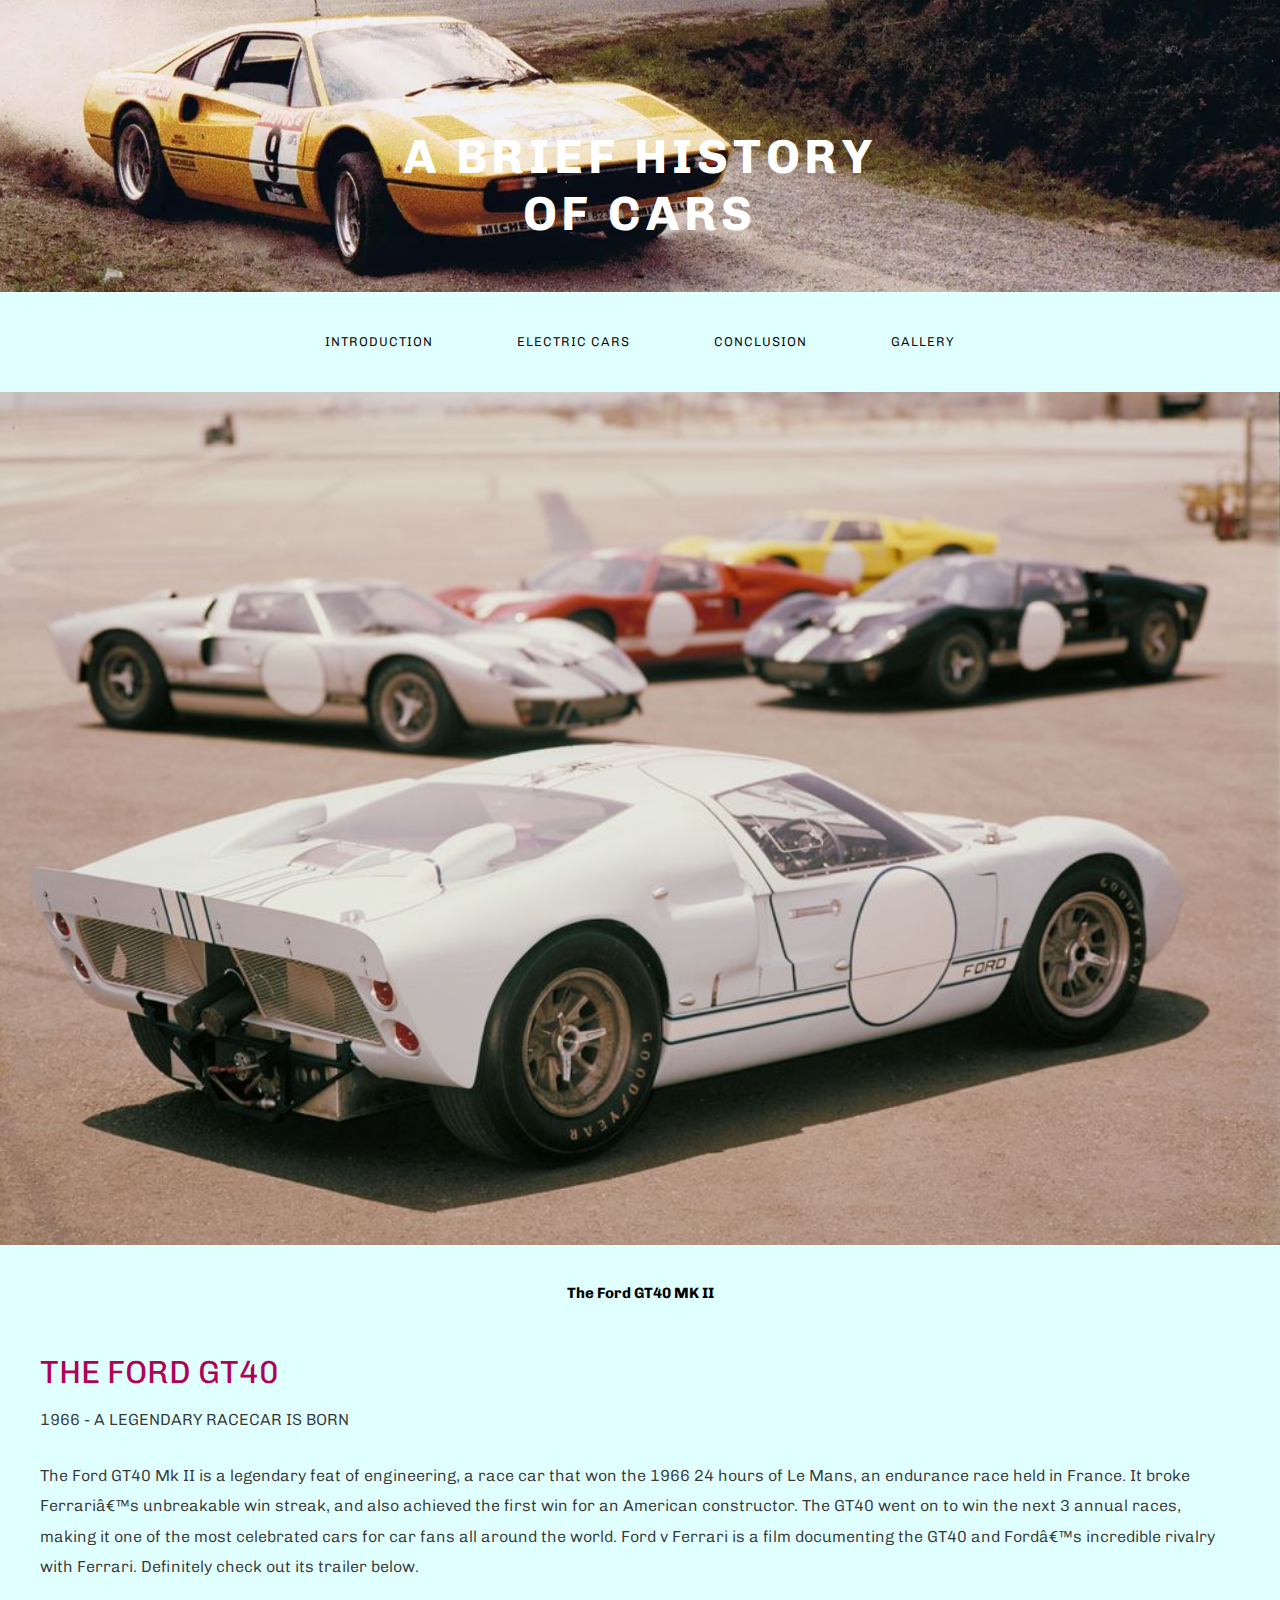
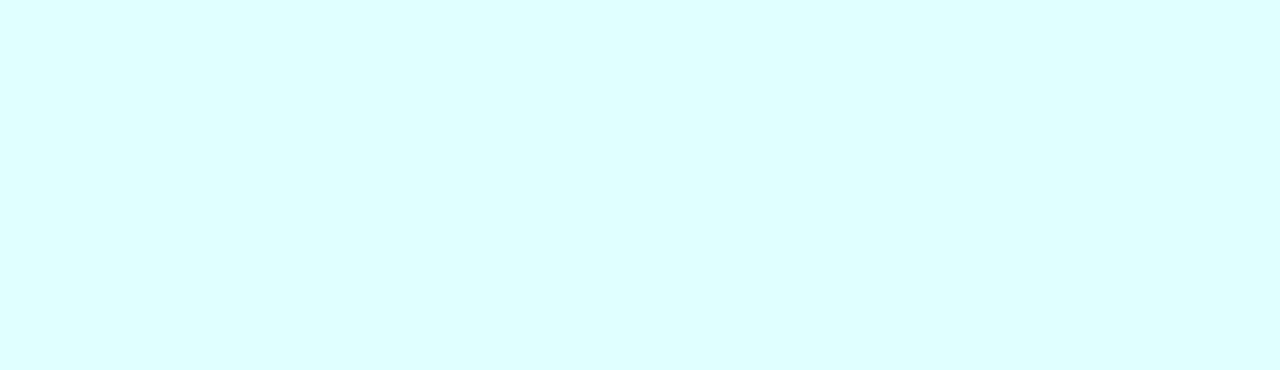
<file: gt40.html>
<!DOCTYPE html PUBLIC "-//W3C//DTD XHTML 1.0 Strict//EN" "http://www.w3.org/TR/xhtml1/DTD/xhtml1-strict.dtd">
<!--
This is a website about Electric cars and their role in the future
-->
<html xmlns="http://www.w3.org/1999/xhtml">
	<head>
		<meta content="text/html; charset=utf-8" />
		<title>Electric Vehicles - The Future of Transportation?</title>
		<link href="http://fonts.googleapis.com/css?family=Chivo:400,900" rel="stylesheet" />
		<link href="default.css" rel="stylesheet" type="text/css" media="all" />
		<link href="fonts.css" rel="stylesheet" type="text/css" media="all" />
		<link rel="icon" type="image/png" href="favicon-32x32.png" sizes="32x32" />
		
	<!--[if IE 6]>
	<link href="default_ie6.css" rel="stylesheet" type="text/css" />
	<![endif]-->
	</head>
<!--Introduce the website title -->
	<body>
	<div id="wrapper">
		<div id="header-wrapper">
			<div id="header" class="container">
				<div id="logo">
					<!-- First heading/ Title of the webpage-->
					<h1><a href="#">A Brief History of Cars</a></h1>
					<p></p>
				</div>
			</div>
		</div>
		<!-- This is the navigation bar-->
		<div id="menu-wrapper">
			<div id="menu" class="container">
				<ul>
				<!-- Buttons to redirect to another page-->
					<li class="current_page_item"><a href="index.html">Introduction</a></li>
					<li><a href="electricPage.html">Electric Cars</a></li>

					<li><a href="conclusionPage.html">Conclusion</a></li>
					<li><a href="gallery.html">Gallery</a></li>
		</div>
		<div class="row">
		  <div class=cars">
			<img src="images/gt40.jpg" alt="gt40" width="100%" height="100%"/>
			<h6>The Ford GT40 MK II</h6>
		 </div>
		</div>
		
				<!--Introduction -->
		<div id="page" class="container">
				<!-- Title -->
				<div class="title">
					<h2>The Ford GT40</h2>
					<br/>
					<!-- Sub-heading -->
					<span>1966 - A Legendary Racecar is Born</span> 
				</div>	
					<p>
						The Ford GT40 Mk II is a legendary feat of engineering, a race car that won the 1966 24 hours of  Le Mans, an endurance race held in France. It broke Ferrari’s unbreakable win streak, and also achieved the first win for an American constructor. The GT40 went on to win the next 3 annual races, making it one of the most celebrated cars for car fans all around the world. Ford v Ferrari is a film documenting the GT40 and Ford’s incredible rivalry with Ferrari. Definitely check out its trailer below.

<br>
<br>

<iframe width="560" height="315" src="https://www.youtube.com/embed/zyYgDtY2AMY" title="YouTube video player" frameborder="0" allow="accelerometer; autoplay; clipboard-write; encrypted-media; gyroscope; picture-in-picture" allowfullscreen></iframe>
				
					</p>
		</div>
		
	</body>
</html>
</file>
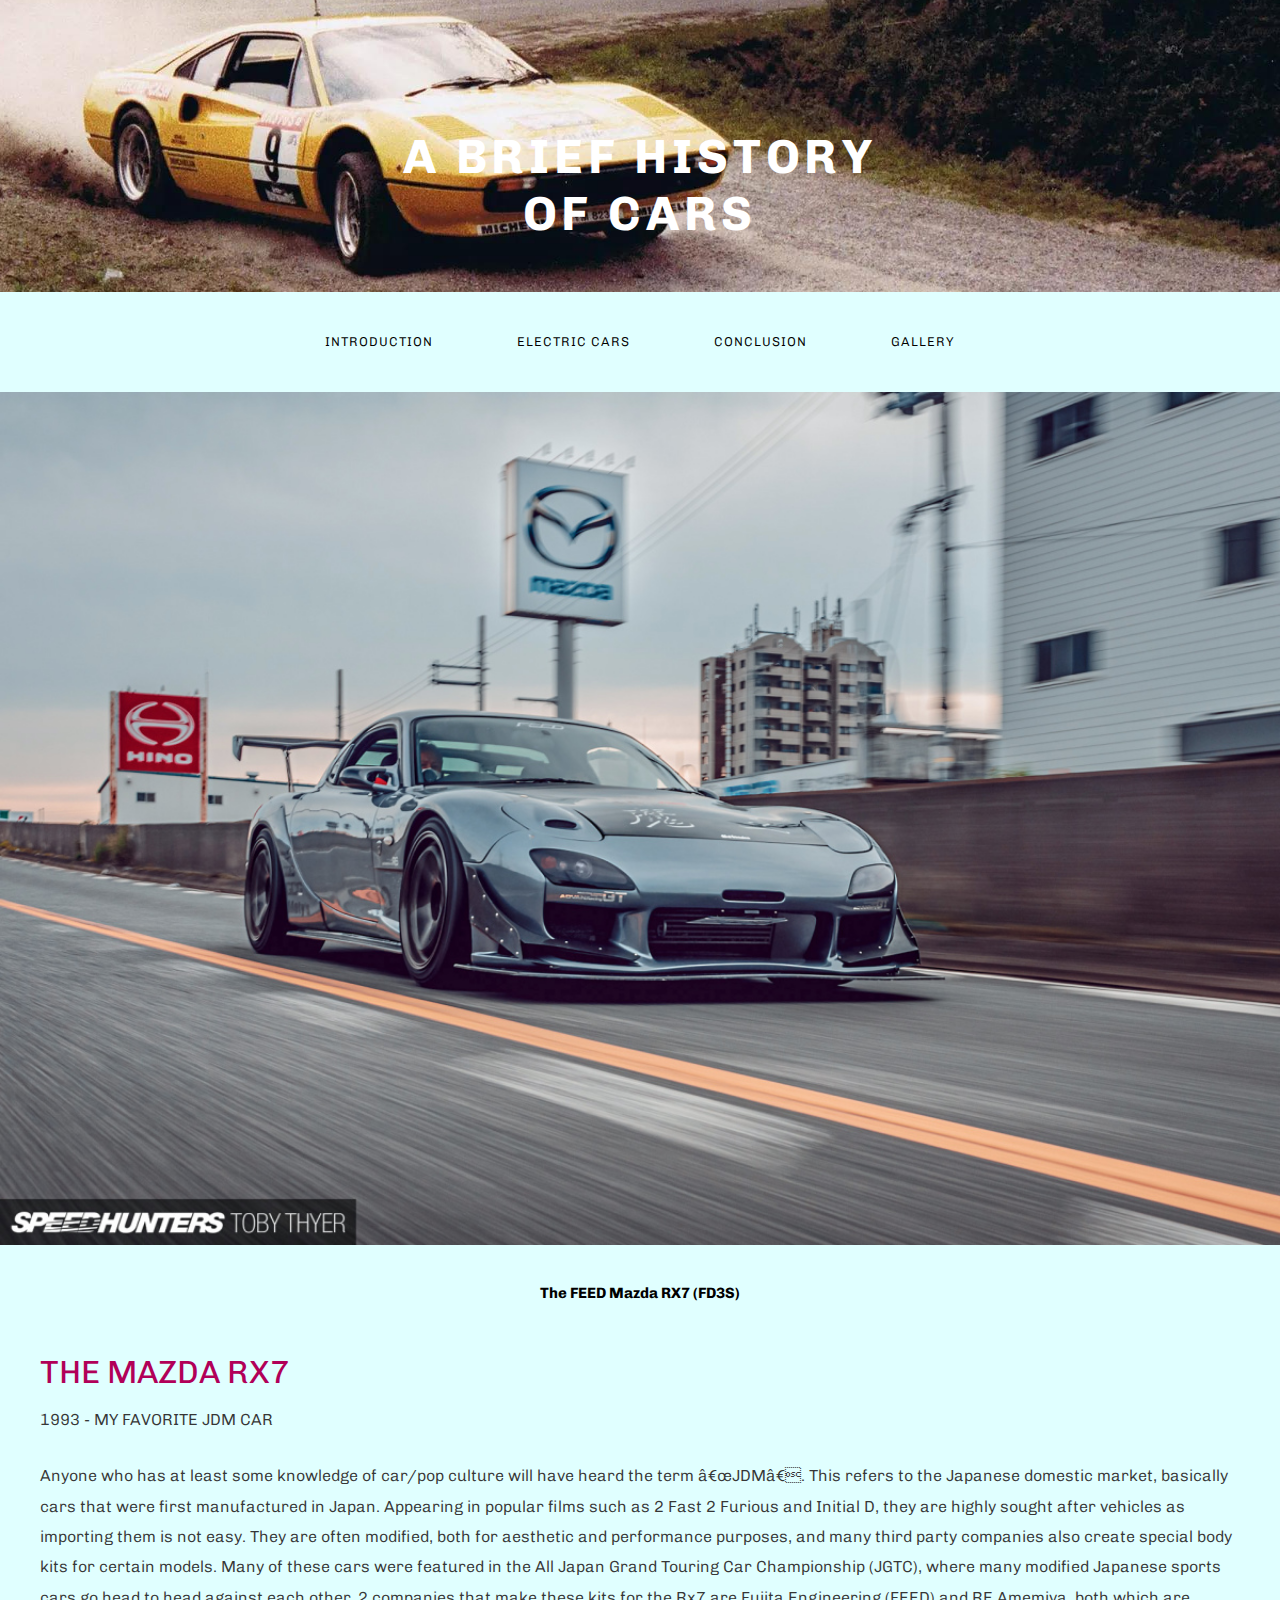
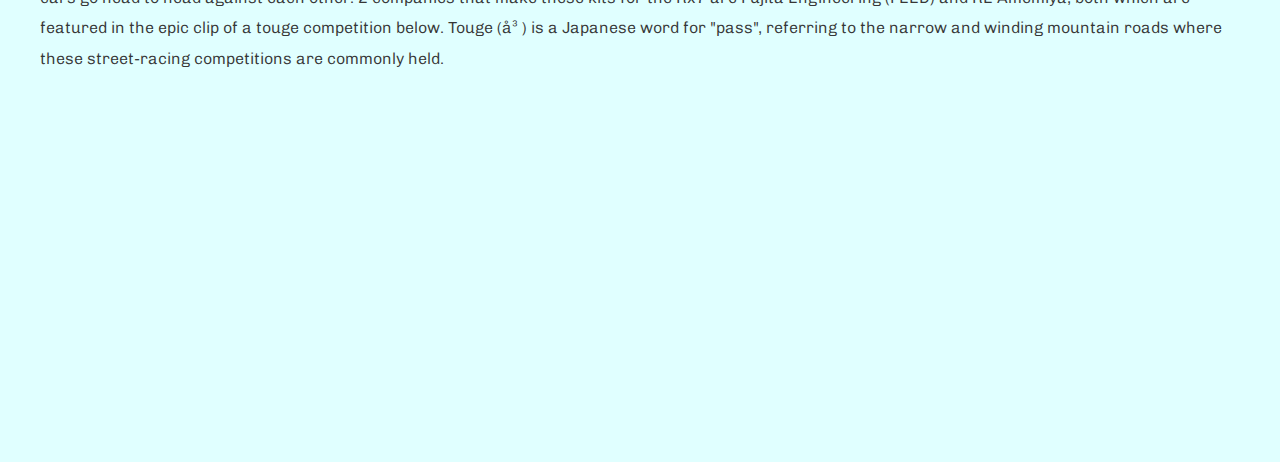
<file: rx7.html>
<!DOCTYPE html PUBLIC "-//W3C//DTD XHTML 1.0 Strict//EN" "http://www.w3.org/TR/xhtml1/DTD/xhtml1-strict.dtd">
<!--
This is a website about Electric cars and their role in the future
-->
<html xmlns="http://www.w3.org/1999/xhtml">
	<head>
		<meta content="text/html; charset=utf-8" />
		<title>Electric Vehicles - The Future of Transportation?</title>
		<link href="http://fonts.googleapis.com/css?family=Chivo:400,900" rel="stylesheet" />
		<link href="default.css" rel="stylesheet" type="text/css" media="all" />
		<link href="fonts.css" rel="stylesheet" type="text/css" media="all" />
		<link rel="icon" type="image/png" href="favicon-32x32.png" sizes="32x32" />
		
	<!--[if IE 6]>
	<link href="default_ie6.css" rel="stylesheet" type="text/css" />
	<![endif]-->
	</head>
<!--Introduce the website title -->
	<body>
	<div id="wrapper">
		<div id="header-wrapper">
			<div id="header" class="container">
				<div id="logo">
					<!-- First heading/ Title of the webpage-->
					<h1><a href="#">A Brief History of Cars</a></h1>
					<p></p>
				</div>
			</div>
		</div>
		<!-- This is the navigation bar-->
		<div id="menu-wrapper">
			<div id="menu" class="container">
				<ul>
				<!-- Buttons to redirect to another page-->
					<li class="current_page_item"><a href="index.html">Introduction</a></li>
					<li><a href="electricPage.html">Electric Cars</a></li>

					<li><a href="conclusionPage.html">Conclusion</a></li>
					<li><a href="gallery.html">Gallery</a></li>

		</div>
		<div class="row">
		  <div class=cars">
			<img src="images/rx7.jpg" alt="rx7" width="100%" height="100%"/>
			<h6>The FEED Mazda RX7 (FD3S)</h6>
		 </div>
		</div>
		
				<!--Introduction -->
		<div id="page" class="container">
				<!-- Title -->
				<div class="title">
					<h2>The Mazda RX7</h2>
					<br/>
					<!-- Sub-heading -->
					<span>1993 - My Favorite JDM Car</span> 
				</div>	
					<p>
						Anyone who has at least some knowledge of car/pop culture will have heard the term “JDM”. This refers to the Japanese domestic market, basically cars that were first manufactured in Japan. Appearing in popular films such as 2 Fast 2 Furious and Initial D, they are highly sought after vehicles as importing them is not easy. They are often modified, both for aesthetic and performance purposes, and many third party companies also create special body kits for certain models. Many of these cars were featured in the All Japan Grand Touring Car Championship (JGTC), where many modified Japanese sports cars go head to head against each other. 2 companies that make these kits for the Rx7 are Fujita Engineering (FEED) and RE Amemiya, both which are featured in the epic clip of a touge competition below. Touge (峠) is a Japanese word for "pass", referring to the narrow and winding mountain roads where these street-racing competitions are commonly held. 
				
<br>
<br>
<iframe width="560" height="315" src="https://www.youtube.com/embed/mqZchYLRZAQ" title="YouTube video player" frameborder="0" allow="accelerometer; autoplay; clipboard-write; encrypted-media; gyroscope; picture-in-picture" allowfullscreen></iframe>
					</p>
		</div>
		
	</body>
</html>
</file>
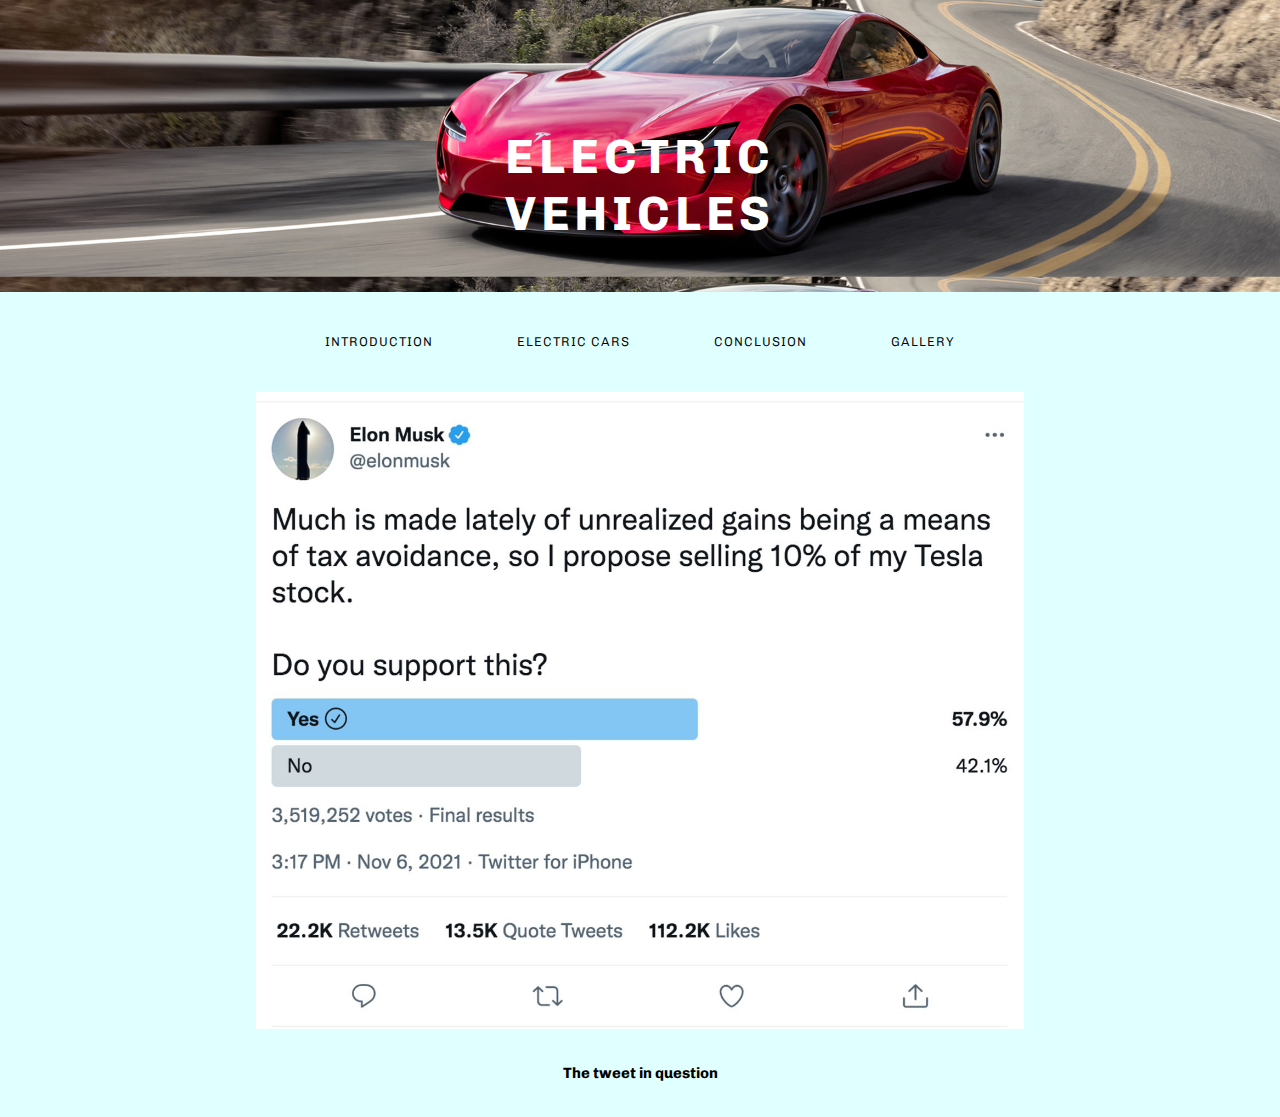
<file: twitter.html>
<!DOCTYPE html PUBLIC "-//W3C//DTD XHTML 1.0 Strict//EN" "http://www.w3.org/TR/xhtml1/DTD/xhtml1-strict.dtd">
<!--
This is a website about Electric cars and their role in the future
-->
<html xmlns="http://www.w3.org/1999/xhtml">
	<head>
		<meta content="text/html; charset=utf-8" />
		<title>Electric Vehicles - The Future of Transportation?</title>
		<link href="http://fonts.googleapis.com/css?family=Chivo:400,900" rel="stylesheet" />
		<link href="electric.css" rel="stylesheet" type="text/css" media="all" />
		<link href="fonts.css" rel="stylesheet" type="text/css" media="all" />
		<link rel="icon" type="image/png" href="favicon-32x32.png" sizes="32x32" />
		
	<!--[if IE 6]>
	<link href="default_ie6.css" rel="stylesheet" type="text/css" />
	<![endif]-->
	</head>
<!--Introduce the website title -->
	<body>
	<div id="wrapper">
		<div id="header-wrapper">
			<div id="header" class="container">
				<div id="logo">
					<!-- First heading/ Title of the webpage-->
					<h1><a href="#">Electric Vehicles</a></h1>
					<p></p>
				</div>
			</div>
		</div>
		<!-- This is the navigation bar-->
		<div id="menu-wrapper">
			<div id="menu" class="container">
				<ul>
				<!-- Buttons to redirect to another page-->
					<li class="current_page_item"><a href="index.html">Introduction</a></li>
					<li><a href="electricPage.html">Electric Cars</a></li>

					<li><a href="conclusionPage.html">Conclusion</a></li>
					<li><a href="gallery.html">Gallery</a></li>

		</div>
		<div class="row">
		  <div class="cars">
			<img src="images/twitter.png" alt="twitter" width="100%" height="100%" class="center"/>
		<h6>The tweet in question</h6> 
		</div>
		</div>
		
				
	</body>
</html>
</file>
<file: default.css>
/**************************************Format of index.html***************************************************/

/* Format of html and body*/
html, body {
	height: 100%;
}

/* Format of body*/
body {
	margin: 0px;
	padding: 0px;
	background: #e0ffff;
	font-family: 'Chivo', sans-serif;
	font-size: 12pt;
	font-weight: 300;
	color: #363636;
}

/* Format of heading 1,2, and 3*/
h1, h2, h3 {
	margin: 0;
	padding: 0;
}

/* Format of the paragraph and the list*/
p, ul {
	margin-top: 0px;
}

/* Format of the paragraph*/
p {
	line-height: 190%;
}

/*Format for heading 6*/
h6{
	text-align: center;
	color: black;
	font-size: 15px;
}





/**************************************Format of the heading titles***************************************************/

/*Format of class title*/
.title
{
	margin-bottom: 2em;
	text-transform: uppercase;
}
/*Format for the class, title and heading 2 */
.title h2
{
	font-weight: 400;
	font-size: 2em;
	color: #B10058;
}


/* Format for the class, container */
.container {
	width: 1200px;
	margin: 0px auto;
}



/**************************************Format of the headers***************************************************/
/*Format of id wrapper*/
#wrapper{
	background-color: #e0ffff;
	
}

/*Format of id headed-wrapper*/
#header-wrapper
{
	overflow: hidden;
	background-size: 100%;
	padding: 6em 0em 2em 0em;
	background-image: url("images/rally3.png");
}


/*Format of id header*/
#header 
{
	position: relative;
	overflow: hidden;
	text-align: center;
}

/**************************************Format of the logos***************************************************/

/*Format of id*/
#logo 
{
	width: 500px;
	height: 100px;
	margin: 0 auto;
	padding: 2em 0em;
	text-transform: uppercase;
}

/*Format of id logo and h1 tag*/
#logo h1
{
	letter-spacing: 0.10em;
	font-size: 3em;
}

/*Format of id logo and p tag*/
#logo p 
{
	letter-spacing: 0.10em;
	color: #FFF;
}

/*Format of id logo and a tag*/
#logo a 
{
	text-decoration: none;
	color: #FFF;
}
/*********************************Format for the images ******************************************************/
/* Format of class column*/
.column {
/* Where the picture should placed*/
  float: left;
  width: 100%;
  padding: 25px;
  height: 100%;
}

.cars {
/* Where the picture should placed*/
  float: left;
  width: 100%;
  padding: 0px;
  height: 100%;
}

.center {
  display: block;
  margin-left: auto;
  margin-right: auto;
  width: 60%;
}

/* Clear floats after image containers */
.row::after {
  content: "";
  clear: both;
  display: table;
}

/********************************** Format for MENU ***************************************************************/

/*Format of id menu-wrapper*/
#menu-wrapper
{
	background: #e0ffff;
}

/*Format of id menu*/
#menu {
	overflow: hidden;
	height: 100px;
}
/*Format of id menu and ul tag*/
#menu ul {
	margin: 0;
	padding: 0px 0px 0px 0px;
	list-style: none;
	line-height: normal;
	text-align: center;
}

/*Format of id menu and li tag*/
#menu li {
	display: inline-block;
}

/*Format of id menu and a tag*/
#menu a {
	display: block;
	letter-spacing: 1px;
	padding: 0px 40px;
	text-decoration: none;
	text-align: center;
	text-transform: uppercase;
	font-size: 0.80em;
	line-height: 100px;
	border: none;
	color: black;
}



/** **********************************************PAGE ******************************************************/

/*Format of id page*/
#page
{
	position: static;
	overflow: visible;
	padding: 1em 0em 1em 0em;
}
</file>
<file: comparisonPage.css>
/**************************************Format of index.html***************************************************/

/* Format of html and body*/
html, body {
	height: 100%;
}

/* Format of body*/
body {
	margin: 0px;
	padding: 0px;
	background: white;
	font-family: 'Chivo', sans-serif;
	font-size: 12pt;
	font-weight: 300;
	color: #363636;
}

/* Format of heading 1,2, and 3*/
h1, h2, h3 {
	margin: 0;
	padding: 0;
}

/* Format of the paragraph and the list*/
p, ul {
	margin-top: 0px;
}

/* Format of the paragraph*/
p {
	line-height: 190%;
}

/*Format for heading 6*/
h6{
	text-align: center;
	color: black;
	font-size: 15px;
}





/**************************************Format of the heading titles***************************************************/

/*Format of class title*/
.title
{
	margin-bottom: 2em;
	text-transform: uppercase;
}
/*Format for the class, title and heading 2 */
.title h2
{
	font-weight: 400;
	font-size: 2em;
	color: #B10058;
}


/* Format for the class, container */
.container {
	width: 1200px;
	margin: 0px auto;
}



/**************************************Format of the headers***************************************************/
/*Format of id wrapper*/
#wrapper{
	background-color: #e0ffff;
	
}

/*Format of id headed-wrapper*/
#header-wrapper
{
	overflow: hidden;
	background-size: 100%;
	padding: 6em 0em 2em 0em;
	background-image: url("images/taycan.jpg");
}


/*Format of id header*/
#header 
{
	position: relative;
	overflow: hidden;
	text-align: center;
}

/**************************************Format of the logos***************************************************/

/*Format of id*/
#logo 
{
	width: 500px;
	height: 100px;
	margin: 0 auto;
	padding: 2em 0em;
	text-transform: uppercase;
}

/*Format of id logo and h1 tag*/
#logo h1
{
	letter-spacing: 0.10em;
	font-size: 3em;
}

/*Format of id logo and p tag*/
#logo p 
{
	letter-spacing: 0.10em;
	color: #FFF;
}

/*Format of id logo and a tag*/
#logo a 
{
	text-decoration: none;
	color: #FFF;
}
/*********************************Format for the images ******************************************************/
/* Format of class column*/
.column {
/* Where the picture should placed*/
  float: left;
  width: 100%;
  padding: 25px;
  height: 100%;
}

.cars {
/* Where the picture should placed*/
  float: left;
  width: 100%;
  padding: 0px;
  height: 100%;
}

.center {
  display: block;
  margin-left: auto;
  margin-right: auto;
  width: 60%;
}

/* Clear floats after image containers */
.row::after {
  content: "";
  clear: both;
  display: table;
}

/********************************** Format for MENU ***************************************************************/

/*Format of id menu-wrapper*/
#menu-wrapper
{
	background: #e0ffff;
}

/*Format of id menu*/
#menu {
	overflow: hidden;
	height: 100px;
}
/*Format of id menu and ul tag*/
#menu ul {
	margin: 0;
	padding: 0px 0px 0px 0px;
	list-style: none;
	line-height: normal;
	text-align: center;
}

/*Format of id menu and li tag*/
#menu li {
	display: inline-block;
}

/*Format of id menu and a tag*/
#menu a {
	display: block;
	letter-spacing: 1px;
	padding: 0px 40px;
	text-decoration: none;
	text-align: center;
	text-transform: uppercase;
	font-size: 0.80em;
	line-height: 100px;
	border: none;
	color: black;
}



/** **********************************************PAGE ******************************************************/

/*Format of id page*/
#page
{
	position: static;
	overflow: visible;
	padding: 1em 0em 1em 0em;
}
</file>
<file: conclusionPage.css>
/**************************************Format of index.html***************************************************/

/* Format of html and body*/
html, body {
	height: 100%;
}

/* Format of body*/
body {
	margin: 0px;
	padding: 0px;
	background: white;
	font-family: 'Chivo', sans-serif;
	font-size: 12pt;
	font-weight: 300;
	color: #363636;
}

/* Format of heading 1,2, and 3*/
h1, h2, h3 {
	margin: 0;
	padding: 0;
}

/* Format of the paragraph and the list*/
p, ul {
	margin-top: 0px;
}

/* Format of the paragraph*/
p {
	line-height: 190%;
}

/*Format for heading 6*/
h6{
	text-align: center;
	color: black;
	font-size: 15px;
}





/**************************************Format of the heading titles***************************************************/

/*Format of class title*/
.title
{
	margin-bottom: 2em;
	text-transform: uppercase;
}
/*Format for the class, title and heading 2 */
.title h2
{
	font-weight: 400;
	font-size: 2em;
	color: #B10058;
}


/* Format for the class, container */
.container {
	width: 1200px;
	margin: 0px auto;
}



/**************************************Format of the headers***************************************************/
/*Format of id wrapper*/
#wrapper{
	background-color: #e0ffff;
	
}

/*Format of id headed-wrapper*/
#header-wrapper
{
	overflow: hidden;
	background-size: 100%;
	padding: 6em 0em 2em 0em;
	background-image: url("images/taycan.jpg");
}


/*Format of id header*/
#header 
{
	position: relative;
	overflow: hidden;
	text-align: center;
}

/**************************************Format of the logos***************************************************/

/*Format of id*/
#logo 
{
	width: 500px;
	height: 100px;
	margin: 0 auto;
	padding: 2em 0em;
	text-transform: uppercase;
}

/*Format of id logo and h1 tag*/
#logo h1
{
	letter-spacing: 0.10em;
	font-size: 3em;
}

/*Format of id logo and p tag*/
#logo p 
{
	letter-spacing: 0.10em;
	color: #FFF;
}

/*Format of id logo and a tag*/
#logo a 
{
	text-decoration: none;
	color: #FFF;
}
/*********************************Format for the images ******************************************************/
/* Format of class column*/
.column {
/* Where the picture should placed*/
  float: left;
  width: 100%;
  padding: 25px;
  height: 100%;
}

.cars {
/* Where the picture should placed*/
  float: left;
  width: 100%;
  padding: 0px;
  height: 100%;
}

.center {
  display: block;
  margin-left: auto;
  margin-right: auto;
  width: 60%;
}

/* Clear floats after image containers */
.row::after {
  content: "";
  clear: both;
  display: table;
}

/********************************** Format for MENU ***************************************************************/

/*Format of id menu-wrapper*/
#menu-wrapper
{
	background: #e0ffff;
}

/*Format of id menu*/
#menu {
	overflow: hidden;
	height: 100px;
}
/*Format of id menu and ul tag*/
#menu ul {
	margin: 0;
	padding: 0px 0px 0px 0px;
	list-style: none;
	line-height: normal;
	text-align: center;
}

/*Format of id menu and li tag*/
#menu li {
	display: inline-block;
}

/*Format of id menu and a tag*/
#menu a {
	display: block;
	letter-spacing: 1px;
	padding: 0px 40px;
	text-decoration: none;
	text-align: center;
	text-transform: uppercase;
	font-size: 0.80em;
	line-height: 100px;
	border: none;
	color: black;
}



/** **********************************************PAGE ******************************************************/

/*Format of id page*/
#page
{
	position: static;
	overflow: visible;
	padding: 1em 0em 1em 0em;
}
</file>
<file: electric.css>
/**************************************Format of index.html***************************************************/

/* Format of html and body*/
html, body {
	height: 100%;
}

/* Format of body*/
body {
	margin: 0px;
	padding: 0px;
	background: #e0ffff;
	font-family: 'Chivo', sans-serif;
	font-size: 12pt;
	font-weight: 300;
	color: #363636;
}

/* Format of heading 1,2, and 3*/
h1, h2, h3 {
	margin: 0;
	padding: 0;
}

/* Format of the paragraph and the list*/
p, ul {
	margin-top: 0px;
}

/* Format of the paragraph*/
p {
	line-height: 190%;
}

/*Format for heading 6*/
h6{
	text-align: center;
	color: black;
	font-size: 15px;
}





/**************************************Format of the heading titles***************************************************/

/*Format of class title*/
.title
{
	margin-bottom: 2em;
	text-transform: uppercase;
}
/*Format for the class, title and heading 2 */
.title h2
{
	font-weight: 400;
	font-size: 2em;
	color: #B10058;
}


/* Format for the class, container */
.container {
	width: 1200px;
	margin: 0px auto;
}



/**************************************Format of the headers***************************************************/
/*Format of id wrapper*/
#wrapper{
	background-color: #e0ffff;
	
}

/*Format of id headed-wrapper*/
#header-wrapper
{
	overflow: hidden;
	background-size: 100%;
	padding: 6em 0em 2em 0em;
	background-image: url("images/tesla.jpg");
}


/*Format of id header*/
#header 
{
	position: relative;
	overflow: hidden;
	text-align: center;
}

/**************************************Format of the logos***************************************************/

/*Format of id*/
#logo 
{
	width: 500px;
	height: 100px;
	margin: 0 auto;
	padding: 2em 0em;
	text-transform: uppercase;
}

/*Format of id logo and h1 tag*/
#logo h1
{
	letter-spacing: 0.10em;
	font-size: 3em;
}

/*Format of id logo and p tag*/
#logo p 
{
	letter-spacing: 0.10em;
	color: #FFF;
}

/*Format of id logo and a tag*/
#logo a 
{
	text-decoration: none;
	color: #FFF;
}
/*********************************Format for the images ******************************************************/
/* Format of class column*/
.column {
/* Where the picture should placed*/
  float: left;
  width: 100%;
  padding: 25px;
  height: 100%;
}

.cars {
/* Where the picture should placed*/
  float: left;
  width: 100%;
  padding: 0px;
  height: 100%;
}

.center {
  display: block;
  margin-left: auto;
  margin-right: auto;
  width: 60%;
}

/* Clear floats after image containers */
.row::after {
  content: "";
  clear: both;
  display: table;
}

/********************************** Format for MENU ***************************************************************/

/*Format of id menu-wrapper*/
#menu-wrapper
{
	background: #e0ffff;
}

/*Format of id menu*/
#menu {
	overflow: hidden;
	height: 100px;
}
/*Format of id menu and ul tag*/
#menu ul {
	margin: 0;
	padding: 0px 0px 0px 0px;
	list-style: none;
	line-height: normal;
	text-align: center;
}

/*Format of id menu and li tag*/
#menu li {
	display: inline-block;
}

/*Format of id menu and a tag*/
#menu a {
	display: block;
	letter-spacing: 1px;
	padding: 0px 40px;
	text-decoration: none;
	text-align: center;
	text-transform: uppercase;
	font-size: 0.80em;
	line-height: 100px;
	border: none;
	color: black;
}



/** **********************************************PAGE ******************************************************/

/*Format of id page*/
#page
{
	position: static;
	overflow: visible;
	padding: 1em 0em 1em 0em;
}
</file>
<file: gallery.css>
/**************************************Format of index.html***************************************************/

/* Format of html and body*/
html, body {
	height: 100%;
}

/* Format of body*/
body {
	margin: 0px;
	padding: 0px;
	background: #e0ffff;
	font-family: 'Chivo', sans-serif;
	font-size: 12pt;
	font-weight: 300;
	color: #363636;
}

/* Format of heading 1,2, and 3*/
h1, h2, h3 {
	margin: 0;
	padding: 0;
}

/* Format of the paragraph and the list*/
p, ul {
	margin-top: 0px;
}

/* Format of the paragraph*/
p {
	line-height: 190%;
}

/*Format for heading 6*/
h6{
	text-align: center;
	color: black;
	font-size: 15px;
}





/**************************************Format of the heading titles***************************************************/

/*Format of class title*/
.title
{
	margin-bottom: 2em;
	text-transform: uppercase;
}
/*Format for the class, title and heading 2 */
.title h2
{
	font-weight: 400;
	font-size: 2em;
	color: #B10058;
}


/* Format for the class, container */
.container {
	width: 1200px;
	margin: 0px auto;
}



/**************************************Format of the headers***************************************************/
/*Format of id wrapper*/
#wrapper{
	background-color: #e0ffff;
	
}

/*Format of id headed-wrapper*/
#header-wrapper
{
	overflow: hidden;
	background-size: 100%;
	padding: 6em 0em 2em 0em;
	background-image: url("images/jgtcnsx.jpg");
}


/*Format of id header*/
#header 
{
	position: relative;
	overflow: hidden;
	text-align: center;
}

/**************************************Format of the logos***************************************************/

/*Format of id*/
#logo 
{
	width: 500px;
	height: 100px;
	margin: 0 auto;
	padding: 2em 0em;
	text-transform: uppercase;
}

/*Format of id logo and h1 tag*/
#logo h1
{
	letter-spacing: 0.10em;
	font-size: 3em;
}

/*Format of id logo and p tag*/
#logo p 
{
	letter-spacing: 0.10em;
	color: #FFF;
}

/*Format of id logo and a tag*/
#logo a 
{
	text-decoration: none;
	color: #FFF;
}
/*********************************Format for the images ******************************************************/
/* Format of class column*/
.column {
/* Where the picture should placed*/
  float: left;
  width: 100%;
  padding: 25px;
  height: 100%;
}

.cars {
/* Where the picture should placed*/
  float: none;
  width: 100%;
  padding: 10px;
  height: 100%;
}

.center {
  display: block;
  margin-left: auto;
  margin-right: auto;
  width: 60%;
}

/* Clear floats after image containers */
.row::after {
  content: "";
  clear: both;
  display: table;
}

/********************************** Format for MENU ***************************************************************/

/*Format of id menu-wrapper*/
#menu-wrapper
{
	background: #e0ffff;
}

/*Format of id menu*/
#menu {
	overflow: hidden;
	height: 100px;
}
/*Format of id menu and ul tag*/
#menu ul {
	margin: 0;
	padding: 0px 0px 0px 0px;
	list-style: none;
	line-height: normal;
	text-align: center;
}

/*Format of id menu and li tag*/
#menu li {
	display: inline-block;
}

/*Format of id menu and a tag*/
#menu a {
	display: block;
	letter-spacing: 1px;
	padding: 0px 40px;
	text-decoration: none;
	text-align: center;
	text-transform: uppercase;
	font-size: 0.80em;
	line-height: 100px;
	border: none;
	color: black;
}



/** **********************************************PAGE ******************************************************/

/*Format of id page*/
#page
{
	position: static;
	overflow: visible;
	padding: 1em 0em 1em 0em;
}
</file>
<file: fonts.css>
@charset "utf-8";

@font-face
{
	font-family: 'FontAwesome';
	src: url('fonts/fontawesome-webfont.eot?v=3.0.1');
	src: url('fonts/fontawesome-webfont.eot?#iefix&v=3.0.1') format('embedded-opentype'),
	     url('fonts/fontawesome-webfont.woff?v=3.0.1') format('woff'),
	     url('fonts/fontawesome-webfont.ttf?v=3.0.1') format('truetype'),
	     url('fonts/fontawesome-webfont.svg#FontAwesome') format('svg');
	font-weight: normal;
	font-style: normal;
}

@font-face
{
	font-family: 'Font-Awesome-Social';
	src: url('fonts/fontawesome-social-webfont.eot');
	src: url('fonts/fontawesome-social-webfont.eot?#iefix') format('embedded-opentype'),
	     url('fonts/fontawesome-social-webfont.woff') format('woff'),
		 url('fonts/fontawesome-social-webfont.ttf') format('truetype'),
		 url('fonts/fontawesome-social-webfont.svg#Font-Awesome-More') format('svg');
	font-weight: normal;
	font-style: normal;
}

/*********************************************************************************/
/* Icons                                                                         */
/*********************************************************************************/

	/*
		Powered by:
		
		Font Awesome (http://fortawesome.github.com/Font-Awesome/)
		Font Awesome More (http://gregoryloucas.github.com/Font-Awesome-More/)
	*/

	.icon
	{
		text-decoration: none;
	}

		.icon:before
		.icon-glass:before                { content: "\f000"; }
		.icon-music:before                { content: "\f001"; }
		.icon-search:before               { content: "\f002"; }
		.icon-envelope:before             { content: "\f003"; }
		.icon-heart:before                { content: "\f004"; }
		.icon-star:before                 { content: "\f005"; }
		.icon-star-empty:before           { content: "\f006"; }
		.icon-user:before                 { content: "\f007"; }
		.icon-film:before                 { content: "\f008"; }
		.icon-th-large:before             { content: "\f009"; }
		.icon-th:before                   { content: "\f00a"; }
		.icon-th-list:before              { content: "\f00b"; }
		.icon-ok:before                   { content: "\f00c"; }
		.icon-remove:before               { content: "\f00d"; }
		.icon-zoom-in:before              { content: "\f00e"; }

		.icon-zoom-out:before             { content: "\f010"; }
		.icon-off:before                  { content: "\f011"; }
		.icon-signal:before               { content: "\f012"; }
		.icon-cog:before                  { content: "\f013"; }
		.icon-trash:before                { content: "\f014"; }
		.icon-home:before                 { content: "\f015"; }
		.icon-file:before                 { content: "\f016"; }
		.icon-time:before                 { content: "\f017"; }
		.icon-road:before                 { content: "\f018"; }
		.icon-download-alt:before         { content: "\f019"; }
		.icon-download:before             { content: "\f01a"; }
		.icon-upload:before               { content: "\f01b"; }
		.icon-inbox:before                { content: "\f01c"; }
		.icon-play-circle:before          { content: "\f01d"; }
		.icon-repeat:before               { content: "\f01e"; }

		/* \f020 doesn't work in Safari. all shifted one down */
		.icon-refresh:before              { content: "\f021"; }
		.icon-list-alt:before             { content: "\f022"; }
		.icon-lock:before                 { content: "\f023"; }
		.icon-flag:before                 { content: "\f024"; }
		.icon-headphones:before           { content: "\f025"; }
		.icon-volume-off:before           { content: "\f026"; }
		.icon-volume-down:before          { content: "\f027"; }
		.icon-volume-up:before            { content: "\f028"; }
		.icon-qrcode:before               { content: "\f029"; }
		.icon-barcode:before              { content: "\f02a"; }
		.icon-tag:before                  { content: "\f02b"; }
		.icon-tags:before                 { content: "\f02c"; }
		.icon-book:before                 { content: "\f02d"; }
		.icon-bookmark:before             { content: "\f02e"; }
		.icon-print:before                { content: "\f02f"; }

		.icon-camera:before               { content: "\f030"; }
		.icon-font:before                 { content: "\f031"; }
		.icon-bold:before                 { content: "\f032"; }
		.icon-italic:before               { content: "\f033"; }
		.icon-text-height:before          { content: "\f034"; }
		.icon-text-width:before           { content: "\f035"; }
		.icon-align-left:before           { content: "\f036"; }
		.icon-align-center:before         { content: "\f037"; }
		.icon-align-right:before          { content: "\f038"; }
		.icon-align-justify:before        { content: "\f039"; }
		.icon-list:before                 { content: "\f03a"; }
		.icon-indent-left:before          { content: "\f03b"; }
		.icon-indent-right:before         { content: "\f03c"; }
		.icon-facetime-video:before       { content: "\f03d"; }
		.icon-picture:before              { content: "\f03e"; }

		.icon-pencil:before               { content: "\f040"; }
		.icon-map-marker:before           { content: "\f041"; }
		.icon-adjust:before               { content: "\f042"; }
		.icon-tint:before                 { content: "\f043"; }
		.icon-edit:before                 { content: "\f044"; }
		.icon-share:before                { content: "\f045"; }
		.icon-check:before                { content: "\f046"; }
		.icon-move:before                 { content: "\f047"; }
		.icon-step-backward:before        { content: "\f048"; }
		.icon-fast-backward:before        { content: "\f049"; }
		.icon-backward:before             { content: "\f04a"; }
		.icon-play:before                 { content: "\f04b"; }
		.icon-pause:before                { content: "\f04c"; }
		.icon-stop:before                 { content: "\f04d"; }
		.icon-forward:before              { content: "\f04e"; }

		.icon-fast-forward:before         { content: "\f050"; }
		.icon-step-forward:before         { content: "\f051"; }
		.icon-eject:before                { content: "\f052"; }
		.icon-chevron-left:before         { content: "\f053"; }
		.icon-chevron-right:before        { content: "\f054"; }
		.icon-plus-sign:before            { content: "\f055"; }
		.icon-minus-sign:before           { content: "\f056"; }
		.icon-remove-sign:before          { content: "\f057"; }
		.icon-ok-sign:before              { content: "\f058"; }
		.icon-question-sign:before        { content: "\f059"; }
		.icon-info-sign:before            { content: "\f05a"; }
		.icon-screenshot:before           { content: "\f05b"; }
		.icon-remove-circle:before        { content: "\f05c"; }
		.icon-ok-circle:before            { content: "\f05d"; }
		.icon-ban-circle:before           { content: "\f05e"; }

		.icon-arrow-left:before           { content: "\f060"; }
		.icon-arrow-right:before          { content: "\f061"; }
		.icon-arrow-up:before             { content: "\f062"; }
		.icon-arrow-down:before           { content: "\f063"; }
		.icon-share-alt:before            { content: "\f064"; }
		.icon-resize-full:before          { content: "\f065"; }
		.icon-resize-small:before         { content: "\f066"; }
		.icon-plus:before                 { content: "\f067"; }
		.icon-minus:before                { content: "\f068"; }
		.icon-asterisk:before             { content: "\f069"; }
		.icon-exclamation-sign:before     { content: "\f06a"; }
		.icon-gift:before                 { content: "\f06b"; }
		.icon-leaf:before                 { content: "\f06c"; }
		.icon-fire:before                 { content: "\f06d"; }
		.icon-eye-open:before             { content: "\f06e"; }

		.icon-eye-close:before            { content: "\f070"; }
		.icon-warning-sign:before         { content: "\f071"; }
		.icon-plane:before                { content: "\f072"; }
		.icon-calendar:before             { content: "\f073"; }
		.icon-random:before               { content: "\f074"; }
		.icon-comment:before              { content: "\f075"; }
		.icon-magnet:before               { content: "\f076"; }
		.icon-chevron-up:before           { content: "\f077"; }
		.icon-chevron-down:before         { content: "\f078"; }
		.icon-retweet:before              { content: "\f079"; }
		.icon-shopping-cart:before        { content: "\f07a"; }
		.icon-folder-close:before         { content: "\f07b"; }
		.icon-folder-open:before          { content: "\f07c"; }
		.icon-resize-vertical:before      { content: "\f07d"; }
		.icon-resize-horizontal:before    { content: "\f07e"; }

		.icon-bar-chart:before            { content: "\f080"; }
		.icon-twitter-sign:before         { content: "\f081"; }
		.icon-facebook-sign:before        { content: "\f082"; }
		.icon-camera-retro:before         { content: "\f083"; }
		.icon-key:before                  { content: "\f084"; }
		.icon-cogs:before                 { content: "\f085"; }
		.icon-comments:before             { content: "\f086"; }
		.icon-thumbs-up:before            { content: "\f087"; }
		.icon-thumbs-down:before          { content: "\f088"; }
		.icon-star-half:before            { content: "\f089"; }
		.icon-heart-empty:before          { content: "\f08a"; }
		.icon-signout:before              { content: "\f08b"; }
		.icon-linkedin-sign:before        { content: "\f08c"; }
		.icon-pushpin:before              { content: "\f08d"; }
		.icon-external-link:before        { content: "\f08e"; }

		.icon-signin:before               { content: "\f090"; }
		.icon-trophy:before               { content: "\f091"; }
		.icon-github-sign:before          { content: "\f092"; }
		.icon-upload-alt:before           { content: "\f093"; }
		.icon-lemon:before                { content: "\f094"; }
		.icon-phone:before                { content: "\f095"; }
		.icon-check-empty:before          { content: "\f096"; }
		.icon-bookmark-empty:before       { content: "\f097"; }
		.icon-phone-sign:before           { content: "\f098"; }
		.icon-twitter:before              { content: "\f099"; }
		.icon-facebook:before             { content: "\f09a"; }
		.icon-github:before               { content: "\f09b"; }
		.icon-unlock:before               { content: "\f09c"; }
		.icon-credit-card:before          { content: "\f09d"; }
		.icon-rss:before                  { content: "\f09e"; }

		.icon-hdd:before                  { content: "\f0a0"; }
		.icon-bullhorn:before             { content: "\f0a1"; }
		.icon-bell:before                 { content: "\f0a2"; }
		.icon-certificate:before          { content: "\f0a3"; }
		.icon-hand-right:before           { content: "\f0a4"; }
		.icon-hand-left:before            { content: "\f0a5"; }
		.icon-hand-up:before              { content: "\f0a6"; }
		.icon-hand-down:before            { content: "\f0a7"; }
		.icon-circle-arrow-left:before    { content: "\f0a8"; }
		.icon-circle-arrow-right:before   { content: "\f0a9"; }
		.icon-circle-arrow-up:before      { content: "\f0aa"; }
		.icon-circle-arrow-down:before    { content: "\f0ab"; }
		.icon-globe:before                { content: "\f0ac"; }
		.icon-wrench:before               { content: "\f0ad"; }
		.icon-tasks:before                { content: "\f0ae"; }

		.icon-filter:before               { content: "\f0b0"; }
		.icon-briefcase:before            { content: "\f0b1"; }
		.icon-fullscreen:before           { content: "\f0b2"; }

		.icon-group:before                { content: "\f0c0"; }
		.icon-link:before                 { content: "\f0c1"; }
		.icon-cloud:before                { content: "\f0c2"; }
		.icon-beaker:before               { content: "\f0c3"; }
		.icon-cut:before                  { content: "\f0c4"; }
		.icon-copy:before                 { content: "\f0c5"; }
		.icon-paper-clip:before           { content: "\f0c6"; }
		.icon-save:before                 { content: "\f0c7"; }
		.icon-sign-blank:before           { content: "\f0c8"; }
		.icon-reorder:before              { content: "\f0c9"; }
		.icon-list-ul:before              { content: "\f0ca"; }
		.icon-list-ol:before              { content: "\f0cb"; }
		.icon-strikethrough:before        { content: "\f0cc"; }
		.icon-underline:before            { content: "\f0cd"; }
		.icon-table:before                { content: "\f0ce"; }

		.icon-magic:before                { content: "\f0d0"; }
		.icon-truck:before                { content: "\f0d1"; }
		.icon-pinterest:before            { content: "\f0d2"; }
		.icon-pinterest-sign:before       { content: "\f0d3"; }
		.icon-google-plus-sign:before     { content: "\f0d4"; }
		.icon-google-plus:before          { content: "\f0d5"; }
		.icon-money:before                { content: "\f0d6"; }
		.icon-caret-down:before           { content: "\f0d7"; }
		.icon-caret-up:before             { content: "\f0d8"; }
		.icon-caret-left:before           { content: "\f0d9"; }
		.icon-caret-right:before          { content: "\f0da"; }
		.icon-columns:before              { content: "\f0db"; }
		.icon-sort:before                 { content: "\f0dc"; }
		.icon-sort-down:before            { content: "\f0dd"; }
		.icon-sort-up:before              { content: "\f0de"; }

		.icon-envelope-alt:before         { content: "\f0e0"; }
		.icon-linkedin:before             { content: "\f0e1"; }
		.icon-undo:before                 { content: "\f0e2"; }
		.icon-legal:before                { content: "\f0e3"; }
		.icon-dashboard:before            { content: "\f0e4"; }
		.icon-comment-alt:before          { content: "\f0e5"; }
		.icon-comments-alt:before         { content: "\f0e6"; }
		.icon-bolt:before                 { content: "\f0e7"; }
		.icon-sitemap:before              { content: "\f0e8"; }
		.icon-umbrella:before             { content: "\f0e9"; }
		.icon-paste:before                { content: "\f0ea"; }
		.icon-lightbulb:before            { content: "\f0eb"; }
		.icon-exchange:before             { content: "\f0ec"; }
		.icon-cloud-download:before       { content: "\f0ed"; }
		.icon-cloud-upload:before         { content: "\f0ee"; }

		.icon-user-md:before              { content: "\f0f0"; }
		.icon-stethoscope:before          { content: "\f0f1"; }
		.icon-suitcase:before             { content: "\f0f2"; }
		.icon-bell-alt:before             { content: "\f0f3"; }
		.icon-coffee:before               { content: "\f0f4"; }
		.icon-food:before                 { content: "\f0f5"; }
		.icon-file-alt:before             { content: "\f0f6"; }
		.icon-building:before             { content: "\f0f7"; }
		.icon-hospital:before             { content: "\f0f8"; }
		.icon-ambulance:before            { content: "\f0f9"; }
		.icon-medkit:before               { content: "\f0fa"; }
		.icon-fighter-jet:before          { content: "\f0fb"; }
		.icon-beer:before                 { content: "\f0fc"; }
		.icon-h-sign:before               { content: "\f0fd"; }
		.icon-plus-sign-alt:before        { content: "\f0fe"; }

		.icon-double-angle-left:before    { content: "\f100"; }
		.icon-double-angle-right:before   { content: "\f101"; }
		.icon-double-angle-up:before      { content: "\f102"; }
		.icon-double-angle-down:before    { content: "\f103"; }
		.icon-angle-left:before           { content: "\f104"; }
		.icon-angle-right:before          { content: "\f105"; }
		.icon-angle-up:before             { content: "\f106"; }
		.icon-angle-down:before           { content: "\f107"; }
		.icon-desktop:before              { content: "\f108"; }
		.icon-laptop:before               { content: "\f109"; }
		.icon-tablet:before               { content: "\f10a"; }
		.icon-mobile-phone:before         { content: "\f10b"; }
		.icon-circle-blank:before         { content: "\f10c"; }
		.icon-quote-left:before           { content: "\f10d"; }
		.icon-quote-right:before          { content: "\f10e"; }

		.icon-spinner:before              { content: "\f110"; }
		.icon-circle:before               { content: "\f111"; }
		.icon-reply:before                { content: "\f112"; }
		.icon-github-alt:before           { content: "\f113"; }
		.icon-folder-close-alt:before     { content: "\f114"; }
		.icon-folder-open-alt:before      { content: "\f115"; }

		.icon-blogger-sign:before,.icon-blogger:before,.icon-delicious:before,.icon-dribbble-sign:before,.icon-dribbble:before,.icon-dropbox:before,.icon-drupal:before,.icon-evernote-sign:before,.icon-evernote:before,.icon-flickr-sign:before,.icon-flickr:before,.icon-forrst-sign:before,.icon-forrst:before,.icon-foursquare-sign:before,.icon-foursquare:before,.icon-git-fork:before,.icon-hacker-news:before,.icon-instagram:before,.icon-lastfm-sign:before,.icon-lastfm:before,.icon-paypal:before,.icon-picasa-sign:before,.icon-picasa:before,.icon-reddit:before,.icon-share-this-sign:before,.icon-share-this:before,.icon-skype:before,.icon-soundcloud:before,.icon-spotify:before,.icon-stack-overflow:before,.icon-tumblr-sign:before,.icon-tumblr:before,.icon-vimeo-sign:before,.icon-vimeo:before,.icon-wordpress-sign:before,.icon-wordpress:before,.icon-yelp-sign:before,.icon-yelp:before,.icon-youtube-sign:before,.icon-youtube:before              {font-family:'Font-Awesome-Social'; }

		.icon-dropbox:before              { content: "\f300"; }
		.icon-drupal:before               { content: "\f301"; }
		.icon-git-fork:before             { content: "\f302"; }
		.icon-instagram:before            { content: "\f303"; }
		.icon-share-this-sign:before      { content: "\f304"; }
		.icon-share-this:before           { content: "\f305"; }
		.icon-foursquare-sign:before      { content: "\f306"; }
		.icon-foursquare:before           { content: "\f307"; }
		.icon-hacker-news:before          { content: "\f308"; }
		.icon-skype:before                { content: "\f309"; }
		.icon-spotify:before              { content: "\f30a"; }
		.icon-soundcloud:before           { content: "\f30b"; }
		.icon-paypal:before               { content: "\f30c"; }
		.icon-youtube-sign:before         { content: "\f30d"; }
		.icon-youtube:before              { content: "\f30e"; }
		.icon-reddit:before               { content: "\f30f"; }
		.icon-blogger-sign:before         { content: "\f310"; }
		.icon-blogger:before              { content: "\f311"; }
		.icon-dribbble-sign:before        { content: "\f312"; }
		.icon-dribbble:before             { content: "\f313"; }
		.icon-evernote-sign:before        { content: "\f314"; }
		.icon-evernote:before             { content: "\f315"; }
		.icon-flickr-sign:before          { content: "\f316"; }
		.icon-flickr:before               { content: "\f317"; }
		.icon-forrst-sign:before          { content: "\f318"; }
		.icon-forrst:before               { content: "\f319"; }
		.icon-delicious:before            { content: "\f31a"; }
		.icon-lastfm-sign:before          { content: "\f31b"; }
		.icon-lastfm:before               { content: "\f31c"; }
		.icon-picasa-sign:before          { content: "\f31d"; }
		.icon-picasa:before               { content: "\f31e"; }
		.icon-stack-overflow:before       { content: "\f320"; }
		.icon-tumblr-sign:before          { content: "\f321"; }
		.icon-tumblr:before               { content: "\f322"; }
		.icon-vimeo-sign:before           { content: "\f323"; }
		.icon-vimeo:before                { content: "\f324"; }
		.icon-wordpress-sign:before       { content: "\f325"; }
		.icon-wordpress:before            { content: "\f326"; }
		.icon-yelp-sign:before            { content: "\f327"; }
		.icon-yelp:before                 { content: "\f328"; }
		.icon-cloud-upload:before		  { content: "\f0ee"; }
		.icon-cloud-download:before		  { content: "\f0ed"; }
</file>
